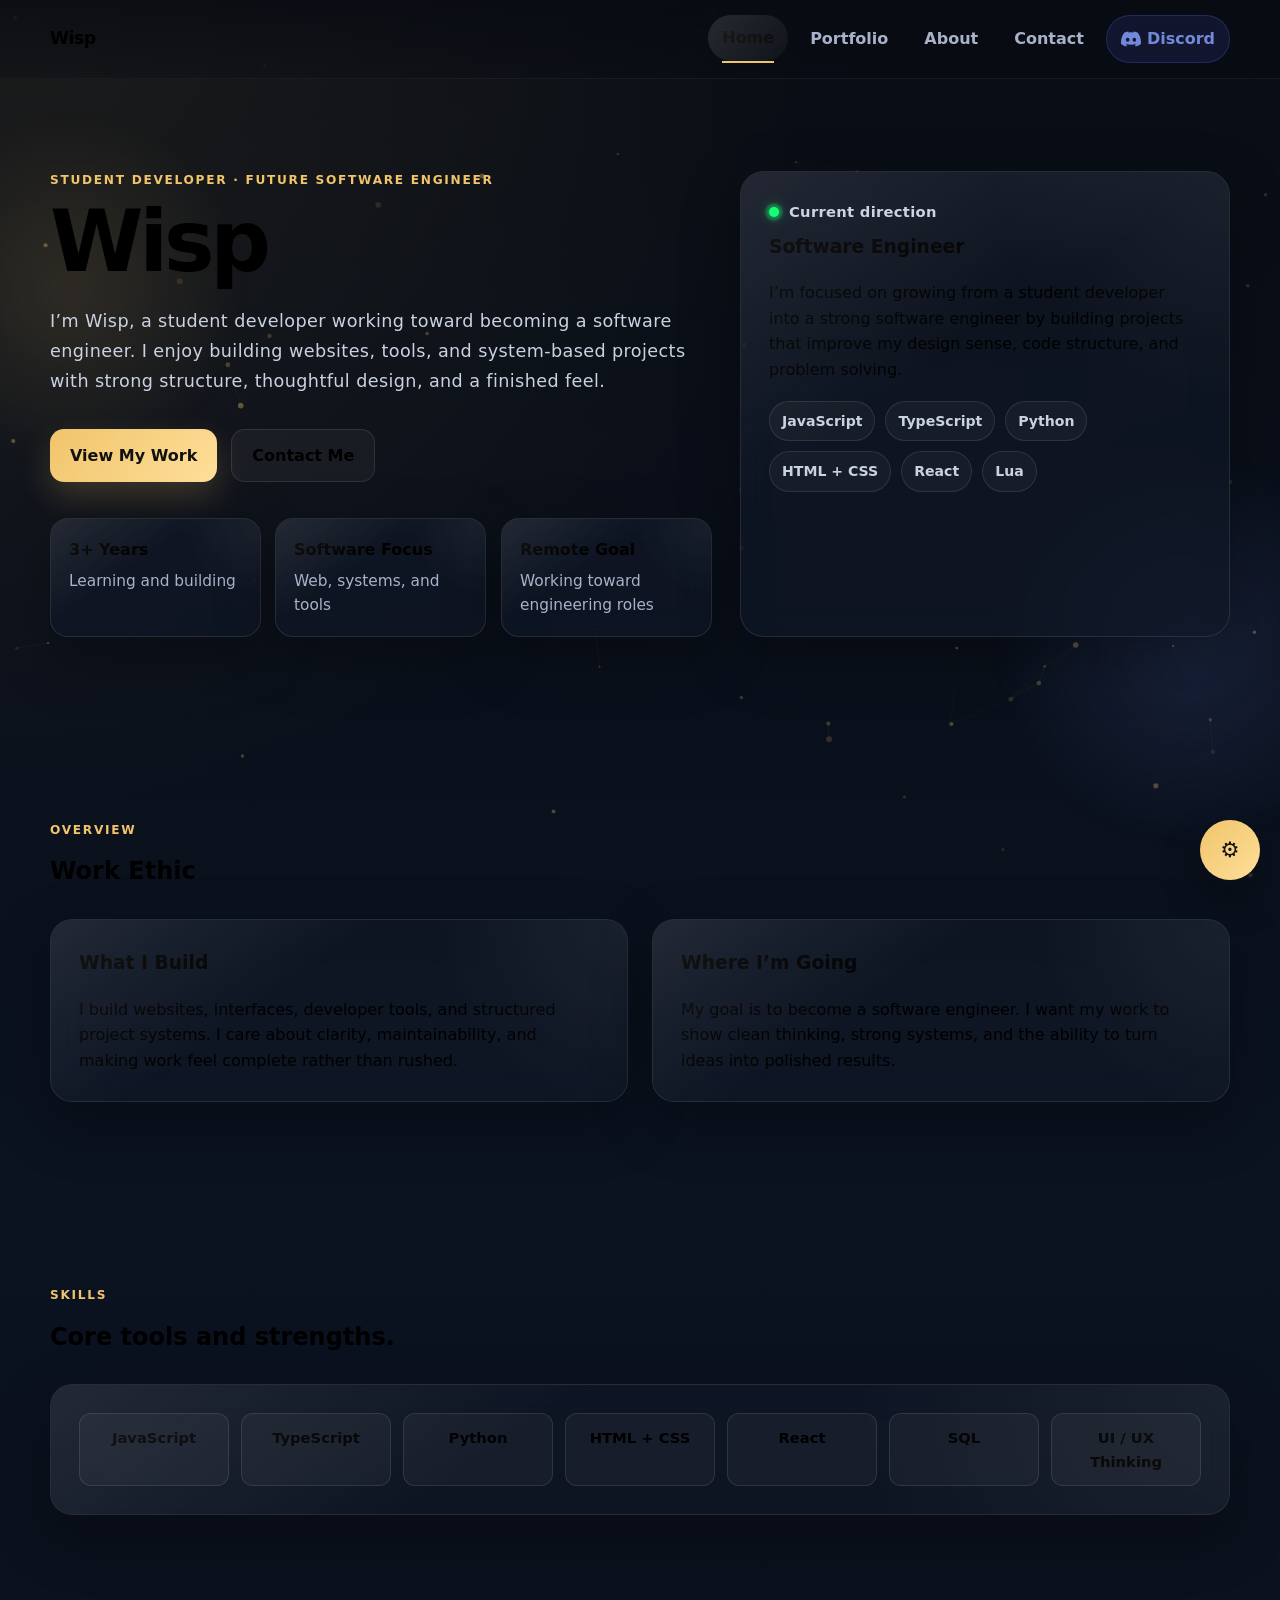
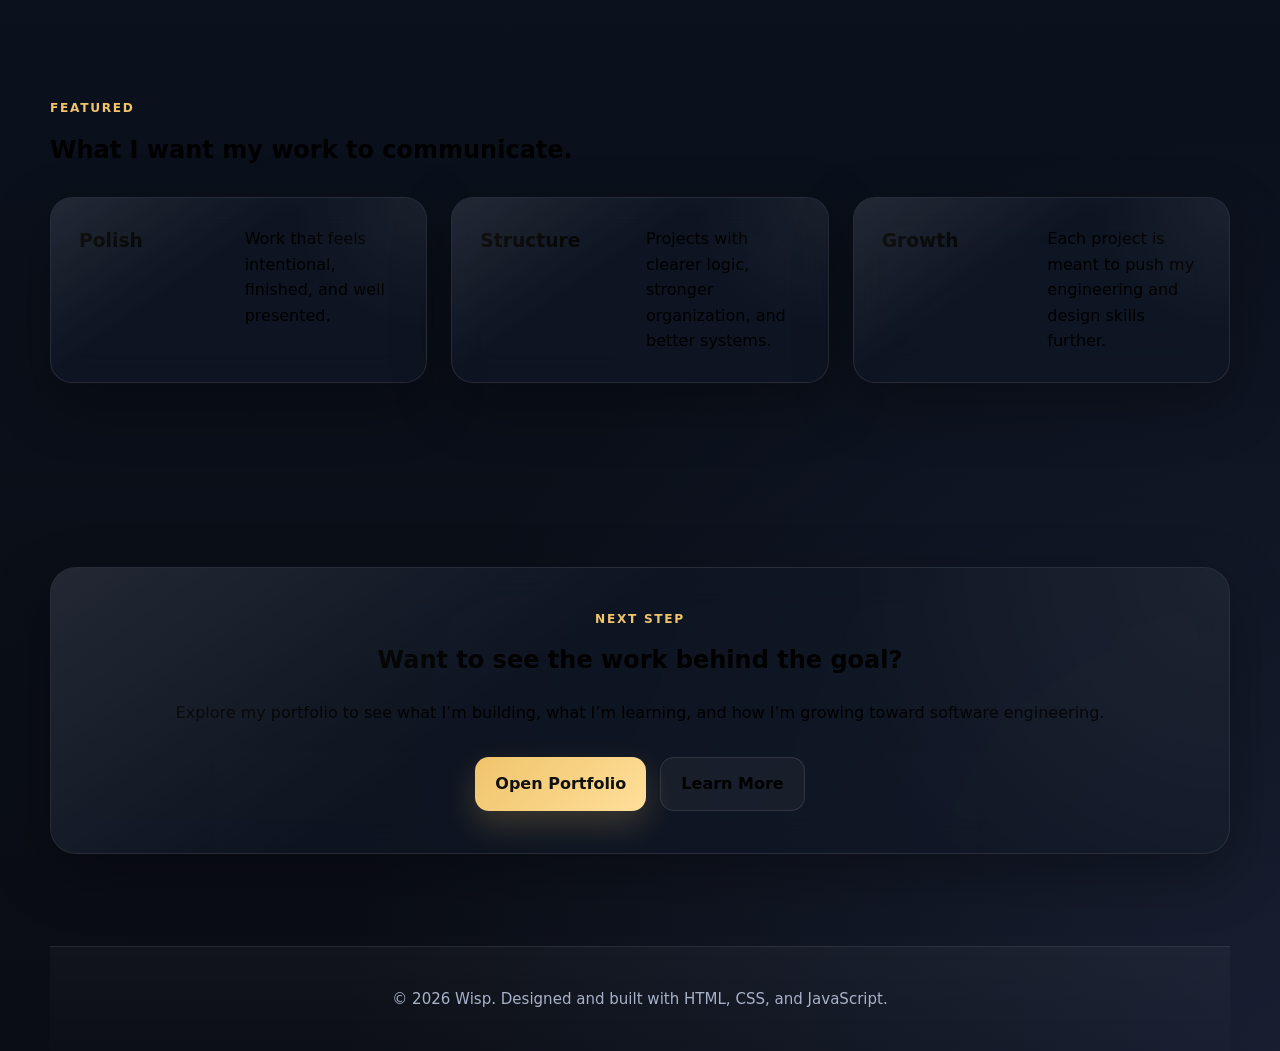
<file: index.html>
<!DOCTYPE html>
<html lang="en">
<head>
<meta charset="UTF-8">
<meta name="viewport" content="width=device-width, initial-scale=1.0, viewport-fit=cover">
<meta name="color-scheme" content="light dark">
<meta property="og:type" content="website">
<meta property="og:url" content="https://wispts.xyz">
<meta property="og:title" content="Wisp | Software Engineer Portfolio">
<meta property="og:description" content="I'm a student developer focused on growing into a software engineer through real project work, system thinking, and continuous improvement.">
<meta property="og:image" content="wisp_pfp.png">
<meta name="description" content="I'm Wisp, a student developer working toward becoming a software engineer. I enjoy building websites, tools, and system-based projects with strong structure, thoughtful design, and a finished feel.">
<link rel="canonical" href="https://wispts.xyz/">
<meta name="robots" content="index, follow, max-image-preview:large">
<meta name="twitter:card" content="summary_large_image">
<meta name="apple-mobile-web-app-capable" content="yes">
<meta name="theme-color" content="#ffffff" media="(prefers-color-scheme: light)"> 
<meta name="theme-color" content="#000000" media="(prefers-color-scheme: dark)">
<script type="application/ld+json">
{
  "@context": "https://schema.org",
  "@type": "WebApplication",
  "name": "Wisp | Portfolio"
}
</script>
    <title>Wisp | Software Engineer Portfolio</title>
    <link rel="stylesheet" href="styles.css?v=2">
</head>
<body>    
    <div class="bg-orb orb-1" aria-hidden="true"></div>
    <div class="bg-orb orb-2" aria-hidden="true"></div>

    <header class="site-header">
        <nav class="navbar">
            <a href="index.html" class="logo">Wisp</a>

            <button class="nav-toggle" id="navToggle" aria-label="Toggle navigation" aria-expanded="false" aria-controls="navLinks">
                <span></span>
                <span></span>
                <span></span>
            </button>

            <div class="nav-links" id="navLinks">
                <a href="index.html" class="active">Home</a>
                <a href="portfolio.html">Portfolio</a>
                <a href="about.html">About</a>
                <a href="contact.html">Contact</a>
                <a href="https://discord.gg/YBNzKH5bwg" target="_blank" rel="noopener noreferrer" class="nav-discord" aria-label="Discord">
                    <svg width="20" height="20" viewBox="0 0 24 24" fill="currentColor"><path d="M20.317 4.37a19.791 19.791 0 0 0-4.885-1.515.074.074 0 0 0-.079.037c-.21.375-.444.864-.608 1.25a18.27 18.27 0 0 0-5.487 0 12.64 12.64 0 0 0-.617-1.25.077.077 0 0 0-.079-.037A19.736 19.736 0 0 0 3.677 4.37a.07.07 0 0 0-.032.027C.533 9.046-.32 13.58.099 18.057a.082.082 0 0 0 .031.057 19.9 19.9 0 0 0 5.993 3.03.078.078 0 0 0 .084-.028c.462-.63.874-1.295 1.226-1.994a.076.076 0 0 0-.041-.106 13.107 13.107 0 0 1-1.872-.892.077.077 0 0 1-.008-.128 10.2 10.2 0 0 0 .372-.292.074.074 0 0 1 .077-.01c3.928 1.793 8.18 1.793 12.062 0a.074.074 0 0 1 .078.01c.12.098.246.198.373.292a.077.077 0 0 1-.006.127 12.299 12.299 0 0 1-1.873.892.077.077 0 0 0-.041.107c.36.698.772 1.362 1.225 1.993a.076.076 0 0 0 .084.028 19.839 19.839 0 0 0 6.002-3.03.077.077 0 0 0 .032-.054c.5-5.177-.838-9.674-3.549-13.66a.061.061 0 0 0-.031-.03zM8.02 15.33c-1.183 0-2.157-1.085-2.157-2.419 0-1.333.956-2.419 2.157-2.419 1.21 0 2.176 1.096 2.157 2.42 0 1.333-.956 2.418-2.157 2.418zm7.975 0c-1.183 0-2.157-1.085-2.157-2.419 0-1.333.955-2.419 2.157-2.419 1.21 0 2.176 1.096 2.157 2.42 0 1.333-.946 2.418-2.157 2.418z"/></svg>
                    Discord
                </a>
            </div>
        </nav>
    </header>

    <main id="main">
        <section class="section hero">
            <div class="hero-copy reveal">
                <p class="eyebrow">Student Developer · Future Software Engineer</p>
                <h1>Wisp</h1>
                <p class="hero-description">
                    I’m Wisp, a student developer working toward becoming a software engineer.
                    I enjoy building websites, tools, and system-based projects with strong structure,
                    thoughtful design, and a finished feel.
                </p>

                <div class="hero-actions">
                    <a href="portfolio.html" class="button primary">View My Work</a>
                    <a href="contact.html" class="button secondary">Contact Me</a>
                </div>

                <div class="hero-stats">
                    <div class="stat-card">
                        <strong>3+ Years</strong>
                        <span>Learning and building</span>
                    </div>
                    <div class="stat-card">
                        <strong>Software Focus</strong>
                        <span>Web, systems, and tools</span>
                    </div>
                    <div class="stat-card">
                        <strong>Remote Goal</strong>
                        <span>Working toward engineering roles</span>
                    </div>
                </div>
            </div>

            <div class="hero-panel reveal delay-1">
                <div class="dashboard-card">
                    <div class="dashboard-top">
                        <span class="status-dot"></span>
                        <p>Current direction</p>
                    </div>

                    <h3>Software Engineer</h3>
                    <p>
                        I’m focused on growing from a student developer into a strong software engineer
                        by building projects that improve my design sense, code structure, and problem solving.
                    </p>

                    <div class="tech-pills">
                        <span>JavaScript</span>
                        <span>TypeScript</span>
                        <span>Python</span>
                        <span>HTML + CSS</span>
                        <span>React</span>
                        <span>Lua</span>
                    </div>
                </div>
            </div>
        </section>

        <section class="section">
            <div class="section-heading reveal">
                <p class="eyebrow">Overview</p>
                <h2>Work Ethic</h2>
            </div>

            <div class="grid two-col">
                <article class="card reveal">
                    <h3>What I Build</h3>
                    <p>
                        I build websites, interfaces, developer tools, and structured project systems.
                        I care about clarity, maintainability, and making work feel complete rather than rushed.
                    </p>
                </article>

                <article class="card reveal delay-1">
                    <h3>Where I’m Going</h3>
                    <p>
                        My goal is to become a software engineer. I want my work to show clean thinking,
                        strong systems, and the ability to turn ideas into polished results.
                    </p>
                </article>
            </div>
        </section>

        <section class="section">
            <div class="section-heading reveal">
                <p class="eyebrow">Skills</p>
                <h2>Core tools and strengths.</h2>
            </div>

            <div class="card reveal">
                <div class="skill-grid">
                    <span>JavaScript</span>
                    <span>TypeScript</span>
                    <span>Python</span>
                    <span>HTML + CSS</span>
                    <span>React</span>
                    <span>SQL</span>
                    <span>UI / UX Thinking</span>
                </div>
            </div>
        </section>

        <section class="section">
            <div class="section-heading reveal">
                <p class="eyebrow">Featured</p>
                <h2>What I want my work to communicate.</h2>
            </div>

            <div class="grid three-col">
                <article class="card feature-card reveal">
                    <h3>Polish</h3>
                    <p>Work that feels intentional, finished, and well presented.</p>
                </article>

                <article class="card feature-card reveal delay-1">
                    <h3>Structure</h3>
                    <p>Projects with clearer logic, stronger organization, and better systems.</p>
                </article>

                <article class="card feature-card reveal delay-2">
                    <h3>Growth</h3>
                    <p>Each project is meant to push my engineering and design skills further.</p>
                </article>
            </div>
        </section>

        <section class="section">
            <div class="cta-card reveal">
                <p class="eyebrow">Next Step</p>
                <h2>Want to see the work behind the goal?</h2>
                <p>
                    Explore my portfolio to see what I’m building, what I’m learning, and how I’m growing toward software engineering.
                </p>
                <div class="hero-actions center-actions">
                    <a href="portfolio.html" class="button primary">Open Portfolio</a>
                    <a href="about.html" class="button secondary">Learn More</a>
                </div>
            </div>
        </section>
    </main>

    <footer class="footer-section">
        <p>© 2026 Wisp. Designed and built with HTML, CSS, and JavaScript.</p>
    </footer>

    <button class="back-to-top" id="backToTop" aria-label="Back to top">↑</button>
    <button class="settings-fab" id="settingsFab" aria-label="Open site settings" title="Settings">⚙</button>

    <aside class="settings-panel" id="settingsPanel" aria-label="Settings panel">
        <div class="settings-header">
            <h2>Theme Lab</h2>
            <button id="closeSettings" aria-label="Close settings">✕</button>
        </div>

    <div class="settings-body">
        <div class="settings-group">
            <label for="themeSelect">Theme</label>
            <select id="themeSelect">
                <option value="dark">Dark Gold</option>
                <option value="light">Light</option>
                <option value="midnight">Midnight</option>
                <option value="emerald">Emerald</option>
                <option value="rose">Rose</option>
                <option value="sunset">Sunset</option>
                <option value="arctic">Arctic</option>
                <option value="lavender">Lavender</option>
                <option value="cherry">Cherry</option>
                <option value="ocean">Ocean</option>
                <option value="mono">Mono</option>
            </select>
        </div>

        <div class="settings-group">
            <label for="densitySelect">Surface</label>
            <select id="densitySelect">
                <option value="glass">Glass</option>
                <option value="solid">Solid</option>
            </select>
        </div>

        <div class="settings-group">
            <label for="fontScaleSelect">Font</label>
            <select id="fontScaleSelect">
                <option value="normal">Normal</option>
                <option value="large">Large</option>
            </select>
        </div>

        <div class="settings-group">
            <label for="animationLevel">Animation</label>
            <input type="range" id="animationLevel" min="0" max="100" value="50">
        </div>

        <div class="settings-group">
            <label for="radiusLevel">Radius</label>
            <input type="range" id="radiusLevel" min="0" max="100" value="50">
        </div>
    </div>

    <div class="settings-footer">
        <button id="resetSettings" class="button secondary">Reset</button>
        <button id="applySettings" class="button primary">Apply</button>
    </div>
    </aside>

    <script src="script.js?v=2"></script>
</body>
</html>
</file>
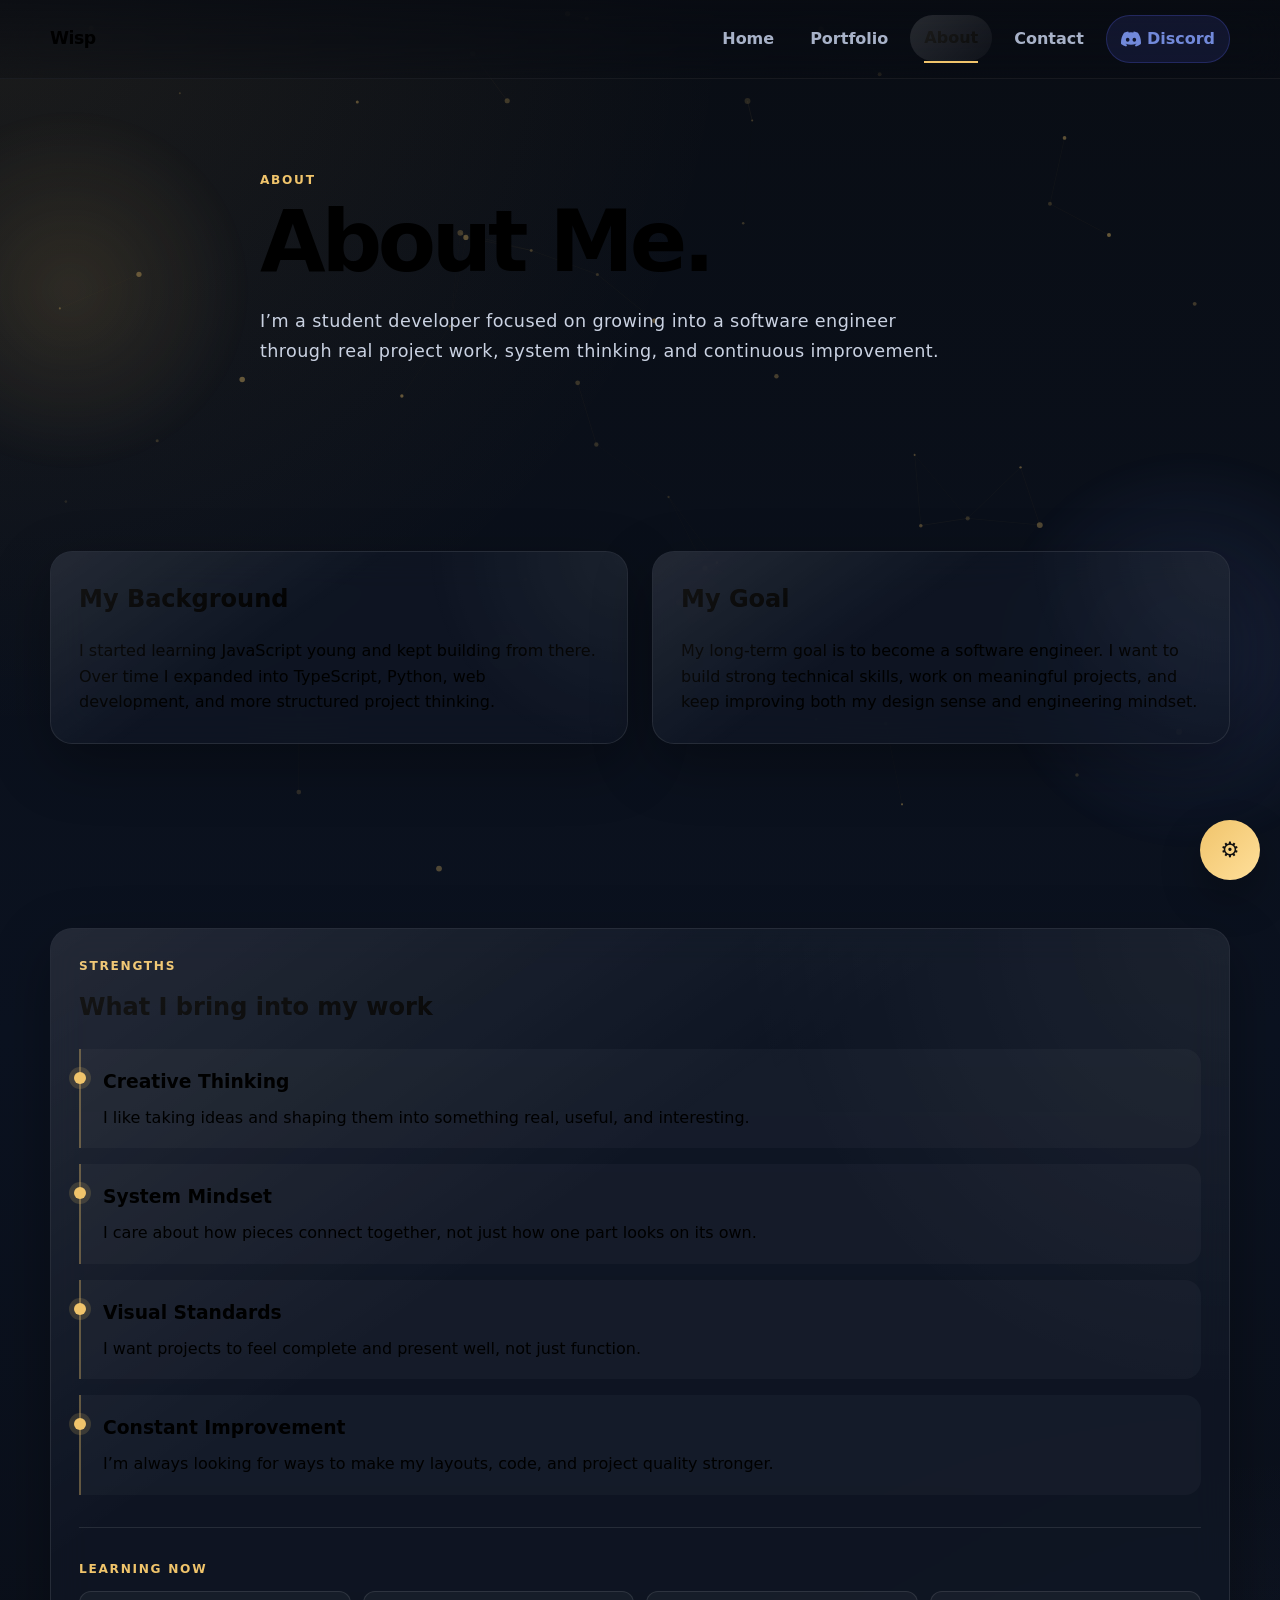
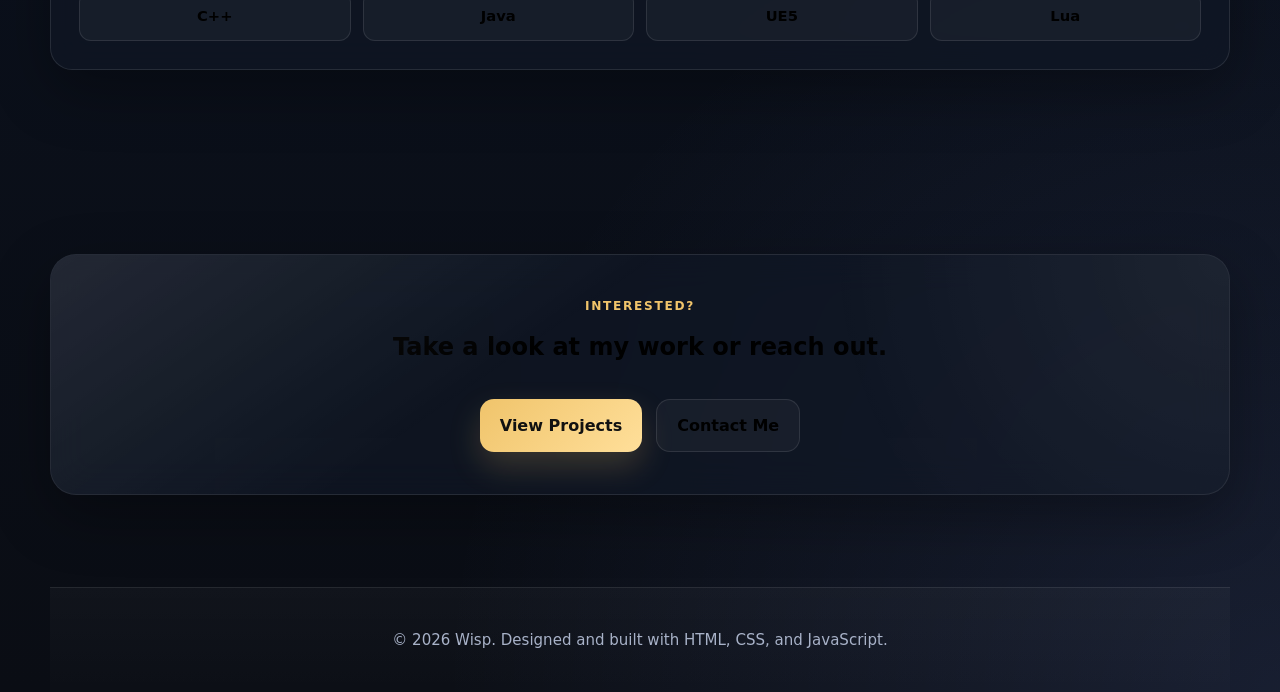
<file: about.html>
<!DOCTYPE html>
<html lang="en">
<head>
<meta charset="UTF-8">
<meta name="viewport" content="width=device-width, initial-scale=1.0, viewport-fit=cover">
<meta name="color-scheme" content="light dark">
<meta property="og:type" content="website">
<meta property="og:url" content="https://wispts.xyz">
<meta property="og:title" content="About | Wisp">
<meta property="og:description" content="I’m a student developer focused on growing into a software engineer through real project work, system thinking, and continuous improvement.">
<meta property="og:image" content="wisp_pfp.png">
<meta name="description" content="I'm Wisp, a student developer working toward becoming a software engineer. I enjoy building websites, tools, and system-based projects with strong structure, thoughtful design, and a finished feel.">
<link rel="canonical" href="https://wispts.xyz/about.html">
<meta name="robots" content="index, follow, max-image-preview:large">
<meta name="twitter:card" content="summary_large_image">
<meta name="apple-mobile-web-app-capable" content="yes">
<meta name="theme-color" content="#ffffff" media="(prefers-color-scheme: light)"> 
<meta name="theme-color" content="#000000" media="(prefers-color-scheme: dark)">
<script type="application/ld+json">
{
  "@context": "https://schema.org",
  "@type": "WebApplication",
  "name": "Wisp | Portfolio"
}
</script>
    <title>About | Wisp</title>
    <link rel="stylesheet" href="styles.css?v=2">
</head>
<body>    
    <div class="bg-orb orb-1" aria-hidden="true"></div>
    <div class="bg-orb orb-2" aria-hidden="true"></div>

    <header class="site-header">
        <nav class="navbar">
            <a href="index.html" class="logo">Wisp</a>

            <button class="nav-toggle" id="navToggle" aria-label="Toggle navigation" aria-expanded="false" aria-controls="navLinks">
                <span></span>
                <span></span>
                <span></span>
            </button>

            <div class="nav-links" id="navLinks">
                <a href="index.html">Home</a>
                <a href="portfolio.html">Portfolio</a>
                <a href="about.html" class="active">About</a>
                <a href="contact.html">Contact</a>
                <a href="https://discord.gg/YBNzKH5bwg" target="_blank" rel="noopener noreferrer" class="nav-discord" aria-label="Discord">
                    <svg width="20" height="20" viewBox="0 0 24 24" fill="currentColor"><path d="M20.317 4.37a19.791 19.791 0 0 0-4.885-1.515.074.074 0 0 0-.079.037c-.21.375-.444.864-.608 1.25a18.27 18.27 0 0 0-5.487 0 12.64 12.64 0 0 0-.617-1.25.077.077 0 0 0-.079-.037A19.736 19.736 0 0 0 3.677 4.37a.07.07 0 0 0-.032.027C.533 9.046-.32 13.58.099 18.057a.082.082 0 0 0 .031.057 19.9 19.9 0 0 0 5.993 3.03.078.078 0 0 0 .084-.028c.462-.63.874-1.295 1.226-1.994a.076.076 0 0 0-.041-.106 13.107 13.107 0 0 1-1.872-.892.077.077 0 0 1-.008-.128 10.2 10.2 0 0 0 .372-.292.074.074 0 0 1 .077-.01c3.928 1.793 8.18 1.793 12.062 0a.074.074 0 0 1 .078.01c.12.098.246.198.373.292a.077.077 0 0 1-.006.127 12.299 12.299 0 0 1-1.873.892.077.077 0 0 0-.041.107c.36.698.772 1.362 1.225 1.993a.076.076 0 0 0 .084.028 19.839 19.839 0 0 0 6.002-3.03.077.077 0 0 0 .032-.054c.5-5.177-.838-9.674-3.549-13.66a.061.061 0 0 0-.031-.03zM8.02 15.33c-1.183 0-2.157-1.085-2.157-2.419 0-1.333.956-2.419 2.157-2.419 1.21 0 2.176 1.096 2.157 2.42 0 1.333-.956 2.418-2.157 2.418zm7.975 0c-1.183 0-2.157-1.085-2.157-2.419 0-1.333.955-2.419 2.157-2.419 1.21 0 2.176 1.096 2.157 2.42 0 1.333-.946 2.418-2.157 2.418z"/></svg>
                    Discord
                </a>
            </div>
        </nav>
    </header>

    <main id="main">
        <section class="section page-intro reveal">
            <p class="eyebrow">About</p>
            <h1>About Me.</h1>
            <p class="page-description">
                I’m a student developer focused on growing into a software engineer through real project work,
                system thinking, and continuous improvement.
            </p>
        </section>

        <section class="section">
            <div class="grid two-col">
                <article class="card reveal">
                    <h2>My Background</h2>
                    <p>
                        I started learning JavaScript young and kept building from there. Over time I expanded into
                        TypeScript, Python, web development, and more structured project thinking.
                    </p>
                </article>

                <article class="card reveal delay-1">
                    <h2>My Goal</h2>
                    <p>
                        My long-term goal is to become a software engineer. I want to build strong technical skills,
                        work on meaningful projects, and keep improving both my design sense and engineering mindset.
                    </p>
                </article>
            </div>
        </section>

        <section class="section">
            <div class="card reveal">
                <p class="eyebrow">Strengths</p>
                <h2>What I bring into my work</h2>

                <div class="timeline">
                    <div class="timeline-item">
                        <h3>Creative Thinking</h3>
                        <p>I like taking ideas and shaping them into something real, useful, and interesting.</p>
                    </div>

                    <div class="timeline-item">
                        <h3>System Mindset</h3>
                        <p>I care about how pieces connect together, not just how one part looks on its own.</p>
                    </div>

                    <div class="timeline-item">
                        <h3>Visual Standards</h3>
                        <p>I want projects to feel complete and present well, not just function.</p>
                    </div>

                    <div class="timeline-item">
                        <h3>Constant Improvement</h3>
                        <p>I’m always looking for ways to make my layouts, code, and project quality stronger.</p>
                    </div>
                </div>

                <div class="learning-block">
                    <p class="eyebrow learning-eyebrow">Learning Now</p>
                    <div class="skill-grid">
                        <span>C++</span>
                        <span>Java</span>
                        <span>UE5</span>
                        <span>Lua</span>
                    </div>
                </div>
            </div>
        </section>

        <section class="section">
            <div class="cta-card reveal">
                <p class="eyebrow">Interested?</p>
                <h2>Take a look at my work or reach out.</h2>
                <div class="hero-actions center-actions">
                    <a href="portfolio.html" class="button primary">View Projects</a>
                    <a href="contact.html" class="button secondary">Contact Me</a>
                </div>
            </div>
        </section>
    </main>

    <footer class="footer-section">
        <p>© 2026 Wisp. Designed and built with HTML, CSS, and JavaScript.</p>
    </footer>

    <button class="back-to-top" id="backToTop" aria-label="Back to top">↑</button>
    <button class="settings-fab" id="settingsFab" aria-label="Open site settings" title="Settings">⚙</button>

    <aside class="settings-panel" id="settingsPanel" aria-label="Settings panel">
        <div class="settings-header">
            <h2>Theme Lab</h2>
            <button id="closeSettings" aria-label="Close settings">✕</button>
        </div>

    <div class="settings-body">
        <div class="settings-group">
            <label for="themeSelect">Theme</label>
            <select id="themeSelect">
                <option value="dark">Dark Gold</option>
                <option value="light">Light</option>
                <option value="midnight">Midnight</option>
                <option value="emerald">Emerald</option>
                <option value="rose">Rose</option>
                <option value="sunset">Sunset</option>
                <option value="arctic">Arctic</option>
                <option value="lavender">Lavender</option>
                <option value="cherry">Cherry</option>
                <option value="ocean">Ocean</option>
                <option value="mono">Mono</option>
            </select>
        </div>

        <div class="settings-group">
            <label for="densitySelect">Surface</label>
            <select id="densitySelect">
                <option value="glass">Glass</option>
                <option value="solid">Solid</option>
            </select>
        </div>

        <div class="settings-group">
            <label for="fontScaleSelect">Font</label>
            <select id="fontScaleSelect">
                <option value="normal">Normal</option>
                <option value="large">Large</option>
            </select>
        </div>

        <div class="settings-group">
            <label for="animationLevel">Animation</label>
            <input type="range" id="animationLevel" min="0" max="100" value="50">
        </div>

        <div class="settings-group">
            <label for="radiusLevel">Radius</label>
            <input type="range" id="radiusLevel" min="0" max="100" value="50">
        </div>
    </div>

    <div class="settings-footer">
        <button id="resetSettings" class="button secondary">Reset</button>
        <button id="applySettings" class="button primary">Apply</button>
    </div>
</aside>

    <script src="script.js?v=2"></script>
</body>
</html>
</file>
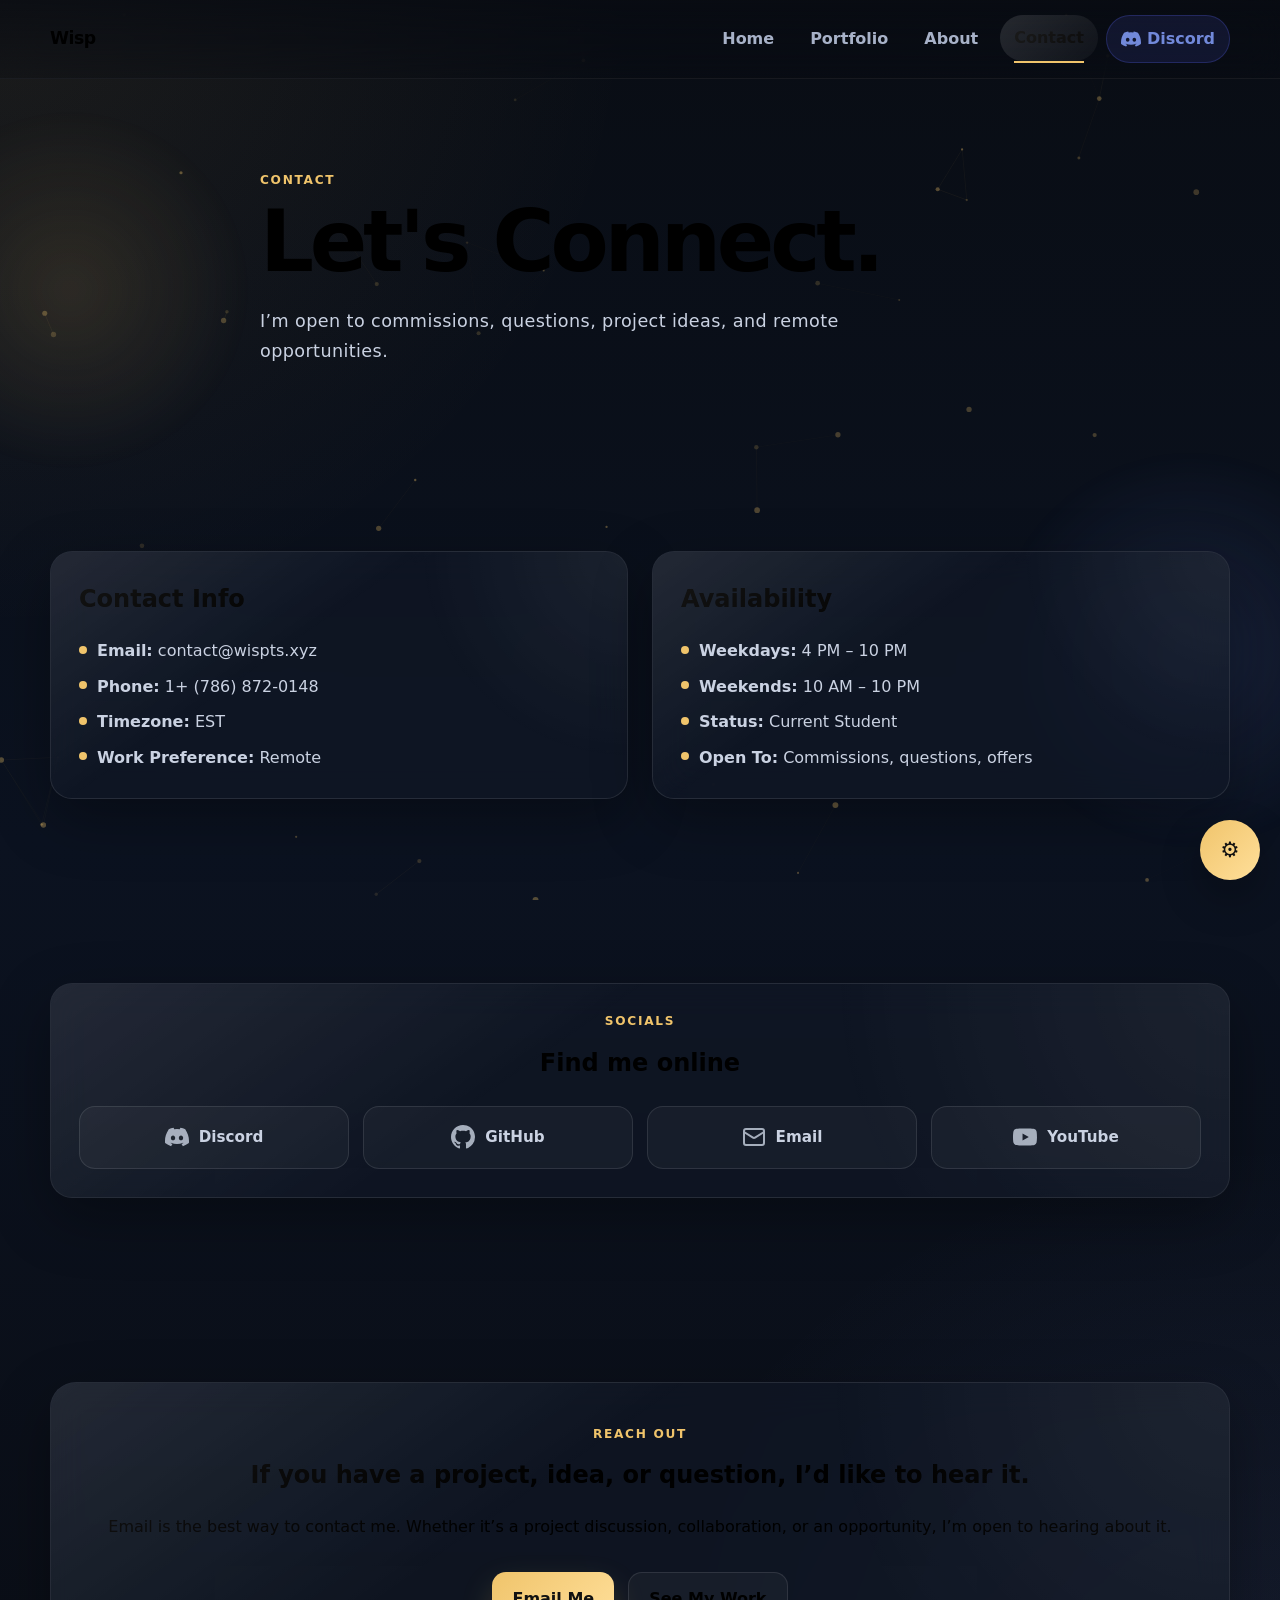
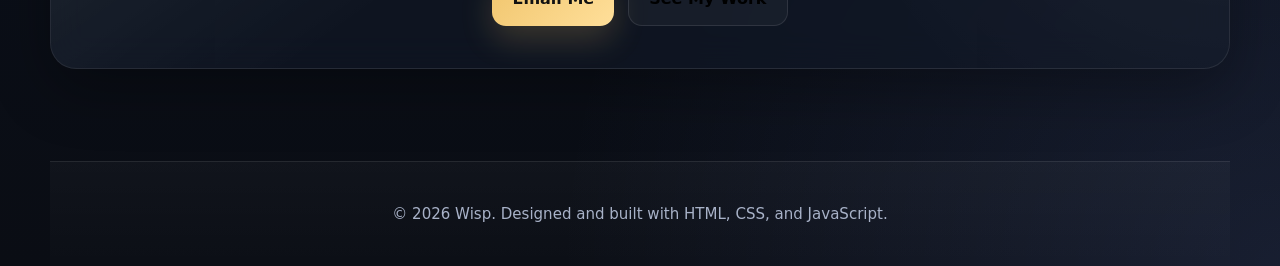
<file: contact.html>
<!DOCTYPE html>
<html lang="en">
<head>
<meta charset="UTF-8">
<meta name="viewport" content="width=device-width, initial-scale=1.0, viewport-fit=cover">
<meta name="color-scheme" content="light dark">
<meta property="og:type" content="website">
<meta property="og:url" content="https://wispts.xyz">
<meta property="og:title" content="Contact | Wisp">
<meta property="og:description" content="I’m a student developer focused on growing into a software engineer through real project work, system thinking, and continuous improvement.">
<meta property="og:image" content="wisp_pfp.png">
<meta name="description" content="I'm Wisp, a student developer working toward becoming a software engineer. I enjoy building websites, tools, and system-based projects with strong structure, thoughtful design, and a finished feel.">
<link rel="canonical" href="https://wispts.xyz/contact.html">
<meta name="robots" content="index, follow, max-image-preview:large">
<meta name="twitter:card" content="summary_large_image">
<meta name="apple-mobile-web-app-capable" content="yes">
<meta name="theme-color" content="#ffffff" media="(prefers-color-scheme: light)"> 
<meta name="theme-color" content="#000000" media="(prefers-color-scheme: dark)">
<script type="application/ld+json">
{
  "@context": "https://schema.org",
  "@type": "WebApplication",
  "name": "Wisp | Portfolio"
}
</script>
    <title>Contact | Wisp</title>
    <link rel="stylesheet" href="styles.css?v=2">
</head>
<body>    
    <div class="bg-orb orb-1" aria-hidden="true"></div>
    <div class="bg-orb orb-2" aria-hidden="true"></div>

    <header class="site-header">
        <nav class="navbar">
            <a href="index.html" class="logo">Wisp</a>

            <button class="nav-toggle" id="navToggle" aria-label="Toggle navigation" aria-expanded="false" aria-controls="navLinks">
                <span></span>
                <span></span>
                <span></span>
            </button>

            <div class="nav-links" id="navLinks">
                <a href="index.html">Home</a>
                <a href="portfolio.html">Portfolio</a>
                <a href="about.html">About</a>
                <a href="contact.html" class="active">Contact</a>
                <a href="https://discord.gg/YBNzKH5bwg" target="_blank" rel="noopener noreferrer" class="nav-discord" aria-label="Discord">
                    <svg width="20" height="20" viewBox="0 0 24 24" fill="currentColor"><path d="M20.317 4.37a19.791 19.791 0 0 0-4.885-1.515.074.074 0 0 0-.079.037c-.21.375-.444.864-.608 1.25a18.27 18.27 0 0 0-5.487 0 12.64 12.64 0 0 0-.617-1.25.077.077 0 0 0-.079-.037A19.736 19.736 0 0 0 3.677 4.37a.07.07 0 0 0-.032.027C.533 9.046-.32 13.58.099 18.057a.082.082 0 0 0 .031.057 19.9 19.9 0 0 0 5.993 3.03.078.078 0 0 0 .084-.028c.462-.63.874-1.295 1.226-1.994a.076.076 0 0 0-.041-.106 13.107 13.107 0 0 1-1.872-.892.077.077 0 0 1-.008-.128 10.2 10.2 0 0 0 .372-.292.074.074 0 0 1 .077-.01c3.928 1.793 8.18 1.793 12.062 0a.074.074 0 0 1 .078.01c.12.098.246.198.373.292a.077.077 0 0 1-.006.127 12.299 12.299 0 0 1-1.873.892.077.077 0 0 0-.041.107c.36.698.772 1.362 1.225 1.993a.076.076 0 0 0 .084.028 19.839 19.839 0 0 0 6.002-3.03.077.077 0 0 0 .032-.054c.5-5.177-.838-9.674-3.549-13.66a.061.061 0 0 0-.031-.03zM8.02 15.33c-1.183 0-2.157-1.085-2.157-2.419 0-1.333.956-2.419 2.157-2.419 1.21 0 2.176 1.096 2.157 2.42 0 1.333-.956 2.418-2.157 2.418zm7.975 0c-1.183 0-2.157-1.085-2.157-2.419 0-1.333.955-2.419 2.157-2.419 1.21 0 2.176 1.096 2.157 2.42 0 1.333-.946 2.418-2.157 2.418z"/></svg>
                    Discord
                </a>
            </div>
        </nav>
    </header>

    <main id="main">
        <section class="section page-intro reveal">
            <p class="eyebrow">Contact</p>
            <h1>Let's Connect.</h1>
            <p class="page-description">
                I’m open to commissions, questions, project ideas, and remote opportunities.
            </p>
        </section>

        <section class="section">
            <div class="grid two-col">
                <article class="card reveal">
                    <h2>Contact Info</h2>
                    <ul class="clean-list">
                        <li><strong>Email:</strong> contact@wispts.xyz</li>
                        <li><strong>Phone:</strong> 1+ (786) 872-0148</li>
                        <li><strong>Timezone:</strong> EST</li>
                        <li><strong>Work Preference:</strong> Remote</li>
                    </ul>
                </article>

                <article class="card reveal delay-1">
                    <h2>Availability</h2>
                    <ul class="clean-list">
                        <li><strong>Weekdays:</strong> 4 PM – 10 PM</li>
                        <li><strong>Weekends:</strong> 10 AM – 10 PM</li>
                        <li><strong>Status:</strong> Current Student</li>
                        <li><strong>Open To:</strong> Commissions, questions, offers</li>
                    </ul>
                </article>
            </div>
        </section>

        <section class="section">            <div class="card socials-card reveal">
                <p class="eyebrow">Socials</p>
                <h2>Find me online</h2>
                <div class="socials-grid">
                    <a href="https://discord.gg/YBNzKH5bwg" target="_blank" rel="noopener noreferrer" class="social-link">
                        <svg width="24" height="24" viewBox="0 0 24 24" fill="currentColor"><path d="M20.317 4.37a19.791 19.791 0 0 0-4.885-1.515.074.074 0 0 0-.079.037c-.21.375-.444.864-.608 1.25a18.27 18.27 0 0 0-5.487 0 12.64 12.64 0 0 0-.617-1.25.077.077 0 0 0-.079-.037A19.736 19.736 0 0 0 3.677 4.37a.07.07 0 0 0-.032.027C.533 9.046-.32 13.58.099 18.057a.082.082 0 0 0 .031.057 19.9 19.9 0 0 0 5.993 3.03.078.078 0 0 0 .084-.028c.462-.63.874-1.295 1.226-1.994a.076.076 0 0 0-.041-.106 13.107 13.107 0 0 1-1.872-.892.077.077 0 0 1-.008-.128 10.2 10.2 0 0 0 .372-.292.074.074 0 0 1 .077-.01c3.928 1.793 8.18 1.793 12.062 0a.074.074 0 0 1 .078.01c.12.098.246.198.373.292a.077.077 0 0 1-.006.127 12.299 12.299 0 0 1-1.873.892.077.077 0 0 0-.041.107c.36.698.772 1.362 1.225 1.993a.076.076 0 0 0 .084.028 19.839 19.839 0 0 0 6.002-3.03.077.077 0 0 0 .032-.054c.5-5.177-.838-9.674-3.549-13.66a.061.061 0 0 0-.031-.03zM8.02 15.33c-1.183 0-2.157-1.085-2.157-2.419 0-1.333.956-2.419 2.157-2.419 1.21 0 2.176 1.096 2.157 2.42 0 1.333-.956 2.418-2.157 2.418zm7.975 0c-1.183 0-2.157-1.085-2.157-2.419 0-1.333.955-2.419 2.157-2.419 1.21 0 2.176 1.096 2.157 2.42 0 1.333-.946 2.418-2.157 2.418z"/></svg>
                        <span>Discord</span>
                    </a>
                    <a href="https://github.com/wispts" target="_blank" rel="noopener noreferrer" class="social-link">
                        <svg width="24" height="24" viewBox="0 0 24 24" fill="currentColor"><path d="M12 0C5.37 0 0 5.37 0 12c0 5.31 3.435 9.795 8.205 11.385.6.105.825-.255.825-.57 0-.285-.015-1.23-.015-2.235-3.015.555-3.795-.735-4.035-1.41-.135-.345-.72-1.41-1.23-1.695-.42-.225-1.02-.78-.015-.795.945-.015 1.62.87 1.845 1.23 1.08 1.815 2.805 1.305 3.495.99.105-.78.42-1.305.765-1.605-2.67-.3-5.46-1.335-5.46-5.925 0-1.305.465-2.385 1.23-3.225-.12-.3-.54-1.53.12-3.18 0 0 1.005-.315 3.3 1.23.96-.27 1.98-.405 3-.405s2.04.135 3 .405c2.295-1.56 3.3-1.23 3.3-1.23.66 1.65.24 2.88.12 3.18.765.84 1.23 1.905 1.23 3.225 0 4.605-2.805 5.625-5.475 5.925.435.375.81 1.095.81 2.22 0 1.605-.015 2.895-.015 3.3 0 .315.225.69.825.57A12.02 12.02 0 0 0 24 12c0-6.63-5.37-12-12-12z"/></svg>
                        <span>GitHub</span>
                    </a>
                    <a href="mailto:contact@wispts.xyz" class="social-link">
                        <svg width="24" height="24" viewBox="0 0 24 24" fill="none" stroke="currentColor" stroke-width="2" stroke-linecap="round" stroke-linejoin="round"><rect x="2" y="4" width="20" height="16" rx="2"/><path d="m22 7-8.97 5.7a1.94 1.94 0 0 1-2.06 0L2 7"/></svg>
                        <span>Email</span>
                    </a>
                    <a href="https://youtube.com/@wispts" target="_blank" rel="noopener noreferrer" class="social-link">
                        <svg width="24" height="24" viewBox="0 0 24 24" fill="currentColor"><path d="M23.498 6.186a3.016 3.016 0 0 0-2.122-2.136C19.505 3.545 12 3.545 12 3.545s-7.505 0-9.377.505A3.017 3.017 0 0 0 .502 6.186C0 8.07 0 12 0 12s0 3.93.502 5.814a3.016 3.016 0 0 0 2.122 2.136c1.871.505 9.376.505 9.376.505s7.505 0 9.377-.505a3.015 3.015 0 0 0 2.122-2.136C24 15.93 24 12 24 12s0-3.93-.502-5.814zM9.545 15.568V8.432L15.818 12l-6.273 3.568z"/></svg>
                        <span>YouTube</span>
                    </a>
                </div>
            </div>
        </section>

        <section class="section">            <div class="cta-card reveal">
                <p class="eyebrow">Reach Out</p>
                <h2>If you have a project, idea, or question, I’d like to hear it.</h2>
                <p>
                    Email is the best way to contact me. Whether it’s a project discussion,
                    collaboration, or an opportunity, I’m open to hearing about it.
                </p>
                <div class="hero-actions center-actions">
                    <a href="mailto:contact@wispts.xyz" class="button primary">Email Me</a>
                    <a href="portfolio.html" class="button secondary">See My Work</a>
                </div>
            </div>
        </section>
    </main>

    <footer class="footer-section">
        <p>© 2026 Wisp. Designed and built with HTML, CSS, and JavaScript.</p>
    </footer>

    <button class="back-to-top" id="backToTop" aria-label="Back to top">↑</button>
    <button class="settings-fab" id="settingsFab" aria-label="Open site settings" title="Settings">⚙</button>

    <aside class="settings-panel" id="settingsPanel" aria-label="Settings panel">
        <div class="settings-header">
            <h2>Theme Lab</h2>
            <button id="closeSettings" aria-label="Close settings">✕</button>
        </div>

    <div class="settings-body">
        <div class="settings-group">
            <label for="themeSelect">Theme</label>
            <select id="themeSelect">
                <option value="dark">Dark Gold</option>
                <option value="light">Light</option>
                <option value="midnight">Midnight</option>
                <option value="emerald">Emerald</option>
                <option value="rose">Rose</option>
                <option value="sunset">Sunset</option>
                <option value="arctic">Arctic</option>
                <option value="lavender">Lavender</option>
                <option value="cherry">Cherry</option>
                <option value="ocean">Ocean</option>
                <option value="mono">Mono</option>
            </select>
        </div>

        <div class="settings-group">
            <label for="densitySelect">Surface</label>
            <select id="densitySelect">
                <option value="glass">Glass</option>
                <option value="solid">Solid</option>
            </select>
        </div>

        <div class="settings-group">
            <label for="fontScaleSelect">Font</label>
            <select id="fontScaleSelect">
                <option value="normal">Normal</option>
                <option value="large">Large</option>
            </select>
        </div>

        <div class="settings-group">
            <label for="animationLevel">Animation</label>
            <input type="range" id="animationLevel" min="0" max="100" value="50">
        </div>

        <div class="settings-group">
            <label for="radiusLevel">Radius</label>
            <input type="range" id="radiusLevel" min="0" max="100" value="50">
        </div>
    </div>

    <div class="settings-footer">
        <button id="resetSettings" class="button secondary">Reset</button>
        <button id="applySettings" class="button primary">Apply</button>
    </div>
</aside>

    <script src="script.js?v=2"></script>
</body>
</html>
</file>
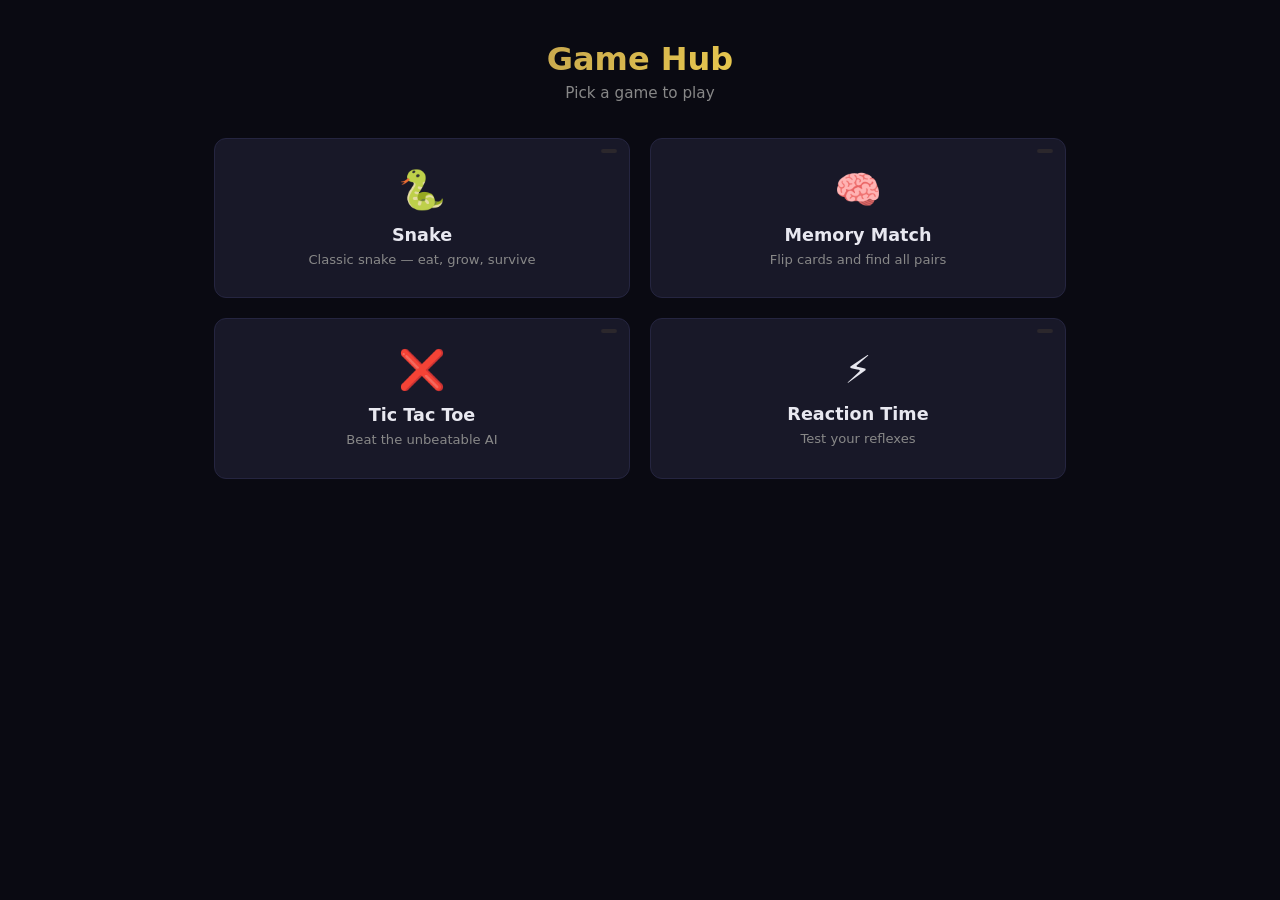
<file: gamehub.html>
<!DOCTYPE html>
<html lang="en">
<head>
<meta charset="UTF-8">
<meta name="viewport" content="width=device-width, initial-scale=1.0">
<title>Game Hub</title>
<style>
*,*::before,*::after{box-sizing:border-box;margin:0;padding:0}
:root{
  --bg:#0a0a12;--surface:#12121e;--card:#181828;--border:#252540;
  --text:#e8e8f0;--muted:#888;--accent:#c8a84e;--accent2:#e8c84e;
  --green:#4caf50;--red:#e74c5c;--blue:#5b8def;--purple:#a855f7;
  --radius:12px;--glow:0 0 20px rgba(200,168,78,.15);
}
html,body{height:100%;font-family:'Segoe UI',system-ui,sans-serif;background:var(--bg);color:var(--text);overflow-x:hidden}
body{display:flex;flex-direction:column}

/* ===== HUB SCREEN ===== */
.hub{padding:40px 24px;max-width:900px;margin:0 auto;width:100%;flex:1;display:flex;flex-direction:column;align-items:center}
.hub-title{font-size:2rem;font-weight:700;margin-bottom:6px;background:linear-gradient(135deg,var(--accent),var(--accent2));-webkit-background-clip:text;-webkit-text-fill-color:transparent}
.hub-sub{color:var(--muted);margin-bottom:36px;font-size:.95rem}
.game-grid{display:grid;grid-template-columns:repeat(2,1fr);gap:20px;width:100%}
.game-tile{background:var(--card);border:1px solid var(--border);border-radius:var(--radius);padding:28px 24px;cursor:pointer;transition:transform .25s,border-color .25s,box-shadow .25s;text-align:center;position:relative;overflow:hidden}
.game-tile::before{content:'';position:absolute;inset:0;background:linear-gradient(135deg,rgba(200,168,78,.06),transparent);opacity:0;transition:opacity .25s}
.game-tile:hover{transform:translateY(-4px);border-color:var(--accent);box-shadow:var(--glow)}
.game-tile:hover::before{opacity:1}
.game-tile .icon{font-size:2.4rem;margin-bottom:12px;display:block}
.game-tile h3{font-size:1.1rem;margin-bottom:6px;font-weight:600}
.game-tile p{color:var(--muted);font-size:.82rem;line-height:1.4}
.game-tile .best{position:absolute;top:10px;right:12px;font-size:.7rem;color:var(--accent);font-weight:600;background:rgba(200,168,78,.1);padding:2px 8px;border-radius:20px}

/* ===== GAME SCREEN ===== */
.game-screen{display:none;flex-direction:column;height:100%;width:100%}
.game-screen.active{display:flex}
.game-header{display:flex;align-items:center;gap:12px;padding:12px 20px;background:var(--surface);border-bottom:1px solid var(--border);min-height:52px}
.back-btn{background:none;border:1px solid var(--border);color:var(--text);padding:6px 14px;border-radius:8px;cursor:pointer;font-size:.85rem;transition:border-color .2s,color .2s}
.back-btn:hover{border-color:var(--accent);color:var(--accent)}
.game-header h2{font-size:1rem;font-weight:600;flex:1}
.game-header .score-display{font-size:.85rem;color:var(--accent);font-weight:600}
.game-body{flex:1;display:flex;align-items:center;justify-content:center;padding:20px;overflow:auto}

/* ===== SNAKE ===== */
#snake-canvas{border:2px solid var(--border);border-radius:8px;background:#0d0d18;display:block;max-width:100%;touch-action:none}
.snake-overlay{position:absolute;inset:0;display:flex;flex-direction:column;align-items:center;justify-content:center;background:rgba(10,10,18,.85);border-radius:8px;z-index:2}
.snake-overlay h3{font-size:1.4rem;margin-bottom:4px}
.snake-overlay .final-score{font-size:.9rem;color:var(--accent);margin-bottom:16px}
.play-btn{background:linear-gradient(135deg,var(--accent),var(--accent2));color:#0a0a12;border:none;padding:10px 28px;border-radius:8px;font-size:.9rem;font-weight:600;cursor:pointer;transition:transform .15s}
.play-btn:hover{transform:scale(1.05)}
.snake-wrap{position:relative;display:inline-block}

/* ===== MEMORY ===== */
.memory-grid{display:grid;gap:10px;width:100%;max-width:440px}
.memory-grid.size-4{grid-template-columns:repeat(4,1fr)}
.memory-card{aspect-ratio:1;background:var(--card);border:2px solid var(--border);border-radius:var(--radius);display:flex;align-items:center;justify-content:center;font-size:2rem;cursor:pointer;transition:transform .3s,border-color .3s;transform-style:preserve-3d;position:relative;user-select:none}
.memory-card.flipped,.memory-card.matched{border-color:var(--accent);transform:rotateY(180deg)}
.memory-card.matched{border-color:var(--green);opacity:.7;pointer-events:none}
.memory-card .face{position:absolute;inset:0;display:flex;align-items:center;justify-content:center;backface-visibility:hidden;border-radius:calc(var(--radius) - 2px)}
.memory-card .face.back{transform:rotateY(180deg)}
.memory-card .face.front{background:linear-gradient(135deg,rgba(200,168,78,.08),transparent);font-size:1.2rem;color:var(--muted)}
.memory-info{text-align:center;margin-bottom:16px}
.memory-info span{margin:0 12px;font-size:.85rem;color:var(--muted)}
.memory-info span b{color:var(--accent)}

/* ===== TIC TAC TOE ===== */
.ttt-board{display:grid;grid-template-columns:repeat(3,1fr);gap:6px;width:100%;max-width:320px}
.ttt-cell{aspect-ratio:1;background:var(--card);border:2px solid var(--border);border-radius:var(--radius);display:flex;align-items:center;justify-content:center;font-size:2.4rem;font-weight:700;cursor:pointer;transition:border-color .2s,background .2s;user-select:none}
.ttt-cell:hover:not(.taken){border-color:var(--accent);background:rgba(200,168,78,.05)}
.ttt-cell.taken{cursor:default}
.ttt-cell.x{color:var(--blue)}
.ttt-cell.o{color:var(--red)}
.ttt-cell.win-cell{border-color:var(--green);background:rgba(76,175,80,.1);animation:winPulse .6s ease}
@keyframes winPulse{0%,100%{transform:scale(1)}50%{transform:scale(1.08)}}
.ttt-status{text-align:center;margin-bottom:14px;font-size:.95rem;min-height:24px}
.ttt-status.win{color:var(--green)}
.ttt-status.lose{color:var(--red)}
.ttt-status.draw{color:var(--accent)}
.ttt-reset{background:none;border:1px solid var(--border);color:var(--text);padding:6px 18px;border-radius:8px;cursor:pointer;font-size:.8rem;margin-top:14px;transition:border-color .2s}
.ttt-reset:hover{border-color:var(--accent)}
.ttt-wrap{display:flex;flex-direction:column;align-items:center}
.ttt-scoreboard{display:flex;gap:20px;margin-bottom:14px;font-size:.8rem;color:var(--muted)}
.ttt-scoreboard span b{color:var(--accent)}

/* ===== REACTION ===== */
.reaction-box{width:100%;max-width:480px;min-height:340px;border-radius:var(--radius);display:flex;flex-direction:column;align-items:center;justify-content:center;cursor:pointer;user-select:none;transition:background .3s;padding:40px 24px;text-align:center}
.reaction-box.waiting{background:var(--card);border:2px solid var(--border)}
.reaction-box.ready{background:#c0392b;border:2px solid #e74c3c}
.reaction-box.go{background:#27ae60;border:2px solid #2ecc71}
.reaction-box.result{background:var(--card);border:2px solid var(--accent)}
.reaction-box.too-early{background:#e67e22;border:2px solid #f39c12}
.reaction-box h3{font-size:1.6rem;margin-bottom:8px}
.reaction-box p{font-size:.95rem;color:var(--muted)}
.reaction-box .time{font-size:3rem;font-weight:700;color:var(--accent);margin:12px 0 4px}
.reaction-box .time small{font-size:1rem;font-weight:400}
.reaction-history{display:flex;gap:8px;margin-top:16px;flex-wrap:wrap;justify-content:center}
.reaction-history span{font-size:.75rem;padding:3px 10px;border-radius:20px;background:rgba(200,168,78,.1);color:var(--accent)}

/* ===== RESPONSIVE ===== */
@media(max-width:600px){
  .game-grid{grid-template-columns:1fr}
  .hub-title{font-size:1.5rem}
  .game-tile{padding:20px 18px}
  .memory-grid{max-width:100%}
  .ttt-board{max-width:260px}
  .ttt-cell{font-size:1.8rem}
  .reaction-box{min-height:260px}
  .reaction-box h3{font-size:1.2rem}
  .reaction-box .time{font-size:2.2rem}
}

/* ===== MOBILE TOUCH ===== */
.touch-controls{display:none;margin-top:16px;user-select:none}
@media(hover:none)and(pointer:coarse){.touch-controls{display:grid;grid-template-columns:repeat(3,60px);grid-template-rows:repeat(3,60px);gap:6px;justify-content:center}
.touch-controls button{background:var(--card);border:1px solid var(--border);border-radius:10px;color:var(--text);font-size:1.4rem;cursor:pointer;display:flex;align-items:center;justify-content:center;transition:background .1s}
.touch-controls button:active{background:var(--accent);color:var(--bg)}
.touch-controls .tc-blank{visibility:hidden}}
</style>
</head>
<body>

<!-- ===== HUB ===== -->
<div class="hub" id="hub">
  <h1 class="hub-title">Game Hub</h1>
  <p class="hub-sub">Pick a game to play</p>
  <div class="game-grid">
    <div class="game-tile" data-game="snake">
      <span class="icon">🐍</span>
      <h3>Snake</h3>
      <p>Classic snake — eat, grow, survive</p>
      <span class="best" id="snake-best"></span>
    </div>
    <div class="game-tile" data-game="memory">
      <span class="icon">🧠</span>
      <h3>Memory Match</h3>
      <p>Flip cards and find all pairs</p>
      <span class="best" id="memory-best"></span>
    </div>
    <div class="game-tile" data-game="ttt">
      <span class="icon">❌</span>
      <h3>Tic Tac Toe</h3>
      <p>Beat the unbeatable AI</p>
      <span class="best" id="ttt-best"></span>
    </div>
    <div class="game-tile" data-game="reaction">
      <span class="icon">⚡</span>
      <h3>Reaction Time</h3>
      <p>Test your reflexes</p>
      <span class="best" id="reaction-best"></span>
    </div>
  </div>
</div>

<!-- ===== SNAKE ===== -->
<div class="game-screen" id="screen-snake">
  <div class="game-header">
    <button class="back-btn" data-back>← Back</button>
    <h2>Snake</h2>
    <span class="score-display" id="snake-score">Score: 0</span>
  </div>
  <div class="game-body">
    <div>
      <div class="snake-wrap">
        <canvas id="snake-canvas" width="400" height="400"></canvas>
        <div class="snake-overlay" id="snake-overlay">
          <h3 id="snake-overlay-title">Snake</h3>
          <p class="final-score" id="snake-final"></p>
          <button class="play-btn" id="snake-start">Play</button>
        </div>
      </div>
      <div class="touch-controls" id="snake-touch">
        <span class="tc-blank"></span>
        <button data-dir="up">▲</button>
        <span class="tc-blank"></span>
        <button data-dir="left">◀</button>
        <span class="tc-blank"></span>
        <button data-dir="right">▶</button>
        <span class="tc-blank"></span>
        <button data-dir="down">▼</button>
        <span class="tc-blank"></span>
      </div>
    </div>
  </div>
</div>

<!-- ===== MEMORY ===== -->
<div class="game-screen" id="screen-memory">
  <div class="game-header">
    <button class="back-btn" data-back>← Back</button>
    <h2>Memory Match</h2>
    <span class="score-display" id="memory-score">Moves: 0</span>
  </div>
  <div class="game-body">
    <div style="width:100%;max-width:440px">
      <div class="memory-info">
        <span>Pairs: <b id="memory-pairs">0 / 8</b></span>
        <span>Moves: <b id="memory-moves">0</b></span>
      </div>
      <div class="memory-grid size-4" id="memory-grid"></div>
      <div style="text-align:center;margin-top:16px">
        <button class="play-btn" id="memory-reset" style="font-size:.8rem;padding:8px 20px">New Game</button>
      </div>
    </div>
  </div>
</div>

<!-- ===== TIC TAC TOE ===== -->
<div class="game-screen" id="screen-ttt">
  <div class="game-header">
    <button class="back-btn" data-back>← Back</button>
    <h2>Tic Tac Toe</h2>
  </div>
  <div class="game-body">
    <div class="ttt-wrap">
      <div class="ttt-scoreboard">
        <span>You (X): <b id="ttt-wins">0</b></span>
        <span>AI (O): <b id="ttt-losses">0</b></span>
        <span>Draws: <b id="ttt-draws">0</b></span>
      </div>
      <div class="ttt-status" id="ttt-status">Your turn — you're X</div>
      <div class="ttt-board" id="ttt-board"></div>
      <button class="ttt-reset" id="ttt-reset">New Game</button>
    </div>
  </div>
</div>

<!-- ===== REACTION ===== -->
<div class="game-screen" id="screen-reaction">
  <div class="game-header">
    <button class="back-btn" data-back>← Back</button>
    <h2>Reaction Time</h2>
  </div>
  <div class="game-body">
    <div>
      <div class="reaction-box waiting" id="reaction-box">
        <h3>Click to Start</h3>
        <p>Test your reaction speed</p>
      </div>
      <div class="reaction-history" id="reaction-history"></div>
    </div>
  </div>
</div>

<script>
/* =============================================
   NAVIGATION
============================================= */
const hub = document.getElementById("hub");
const tiles = document.querySelectorAll("[data-game]");
const screens = document.querySelectorAll(".game-screen");
const backBtns = document.querySelectorAll("[data-back]");

function showGame(id) {
  hub.style.display = "none";
  screens.forEach(s => s.classList.remove("active"));
  const screen = document.getElementById("screen-" + id);
  if (screen) screen.classList.add("active");
}
function showHub() {
  screens.forEach(s => s.classList.remove("active"));
  hub.style.display = "flex";
  updateBests();
}
tiles.forEach(t => t.addEventListener("click", () => {
  showGame(t.dataset.game);
  if (t.dataset.game === "snake") snakeReset();
  if (t.dataset.game === "memory") memoryInit();
  if (t.dataset.game === "ttt") tttInit();
  if (t.dataset.game === "reaction") reactionReset();
}));
backBtns.forEach(b => b.addEventListener("click", () => {
  snakeStop();
  showHub();
}));

/* =============================================
   BEST SCORES
============================================= */
function getBest(key) {
  try { return localStorage.getItem("gh_" + key); } catch { return null; }
}
function setBest(key, val) {
  try { localStorage.setItem("gh_" + key, val); } catch { /* noop */ }
}
function updateBests() {
  const sb = getBest("snake");
  const mb = getBest("memory");
  const rb = getBest("reaction");
  const tb = getBest("ttt_wins");
  document.getElementById("snake-best").textContent = sb ? "Best: " + sb : "";
  document.getElementById("memory-best").textContent = mb ? "Best: " + mb + " moves" : "";
  document.getElementById("reaction-best").textContent = rb ? "Best: " + rb + "ms" : "";
  document.getElementById("ttt-best").textContent = tb ? "Wins: " + tb : "";
}
updateBests();

/* =============================================
   SNAKE
============================================= */
const canvas = document.getElementById("snake-canvas");
const ctx = canvas.getContext("2d");
const overlay = document.getElementById("snake-overlay");
const overlayTitle = document.getElementById("snake-overlay-title");
const snakeFinal = document.getElementById("snake-final");
const snakeScoreEl = document.getElementById("snake-score");
const snakeStartBtn = document.getElementById("snake-start");

const GRID = 20;
const CELL = canvas.width / GRID;
let snake, dir, nextDir, food, snakeScore, snakeLoop, snakeRunning;

function snakeReset() {
  snakeStop();
  snake = [{x:10,y:10},{x:9,y:10},{x:8,y:10}];
  dir = {x:1,y:0}; nextDir = {x:1,y:0};
  snakeScore = 0;
  placeFood();
  snakeDraw();
  overlay.style.display = "flex";
  overlayTitle.textContent = "Snake";
  snakeFinal.textContent = "Use arrow keys or WASD";
  snakeStartBtn.textContent = "Play";
  snakeScoreEl.textContent = "Score: 0";
}
function snakeStop() {
  if (snakeLoop) cancelAnimationFrame(snakeLoop);
  snakeRunning = false;
  snakeLoop = null;
}
function placeFood() {
  let pos;
  do {
    pos = { x: Math.floor(Math.random() * GRID), y: Math.floor(Math.random() * GRID) };
  } while (snake.some(s => s.x === pos.x && s.y === pos.y));
  food = pos;
}
function snakeDraw() {
  ctx.fillStyle = "#0d0d18";
  ctx.fillRect(0, 0, canvas.width, canvas.height);
  // grid lines
  ctx.strokeStyle = "rgba(255,255,255,.03)";
  for (let i = 0; i <= GRID; i++) {
    ctx.beginPath(); ctx.moveTo(i * CELL, 0); ctx.lineTo(i * CELL, canvas.height); ctx.stroke();
    ctx.beginPath(); ctx.moveTo(0, i * CELL); ctx.lineTo(canvas.width, i * CELL); ctx.stroke();
  }
  // food
  ctx.fillStyle = "#e74c5c";
  ctx.shadowColor = "#e74c5c"; ctx.shadowBlur = 10;
  roundRect(ctx, food.x * CELL + 2, food.y * CELL + 2, CELL - 4, CELL - 4, 4);
  ctx.fill();
  ctx.shadowBlur = 0;
  // snake
  snake.forEach((s, i) => {
    const t = 1 - i / snake.length;
    ctx.fillStyle = `hsl(43, ${60 + t * 20}%, ${40 + t * 25}%)`;
    if (i === 0) { ctx.shadowColor = "rgba(200,168,78,.4)"; ctx.shadowBlur = 8; }
    roundRect(ctx, s.x * CELL + 1, s.y * CELL + 1, CELL - 2, CELL - 2, i === 0 ? 6 : 4);
    ctx.fill();
    ctx.shadowBlur = 0;
  });
}
function roundRect(c, x, y, w, h, r) {
  c.beginPath();
  c.moveTo(x + r, y);
  c.arcTo(x + w, y, x + w, y + h, r);
  c.arcTo(x + w, y + h, x, y + h, r);
  c.arcTo(x, y + h, x, y, r);
  c.arcTo(x, y, x + w, y, r);
  c.closePath();
}

let lastTick = 0;
const TICK_MS = 110;
function snakeUpdate(time) {
  if (!snakeRunning) return;
  snakeLoop = requestAnimationFrame(snakeUpdate);
  if (time - lastTick < TICK_MS) return;
  lastTick = time;
  dir = nextDir;
  const head = { x: snake[0].x + dir.x, y: snake[0].y + dir.y };
  // wall collision
  if (head.x < 0 || head.x >= GRID || head.y < 0 || head.y >= GRID) return snakeGameOver();
  // self collision
  if (snake.some(s => s.x === head.x && s.y === head.y)) return snakeGameOver();
  snake.unshift(head);
  if (head.x === food.x && head.y === food.y) {
    snakeScore++;
    snakeScoreEl.textContent = "Score: " + snakeScore;
    placeFood();
  } else {
    snake.pop();
  }
  snakeDraw();
}
function snakeGameOver() {
  snakeStop();
  overlay.style.display = "flex";
  overlayTitle.textContent = "Game Over";
  snakeFinal.textContent = "Score: " + snakeScore;
  snakeStartBtn.textContent = "Retry";
  const best = getBest("snake");
  if (!best || snakeScore > parseInt(best)) setBest("snake", snakeScore);
}
snakeStartBtn.addEventListener("click", () => {
  snake = [{x:10,y:10},{x:9,y:10},{x:8,y:10}];
  dir = {x:1,y:0}; nextDir = {x:1,y:0};
  snakeScore = 0;
  snakeScoreEl.textContent = "Score: 0";
  placeFood();
  snakeDraw();
  overlay.style.display = "none";
  snakeRunning = true;
  lastTick = 0;
  snakeLoop = requestAnimationFrame(snakeUpdate);
});
document.addEventListener("keydown", e => {
  if (!snakeRunning) return;
  const map = {ArrowUp:{x:0,y:-1},ArrowDown:{x:0,y:1},ArrowLeft:{x:-1,y:0},ArrowRight:{x:1,y:0},
               w:{x:0,y:-1},s:{x:0,y:1},a:{x:-1,y:0},d:{x:1,y:0},
               W:{x:0,y:-1},S:{x:0,y:1},A:{x:-1,y:0},D:{x:1,y:0}};
  const nd = map[e.key];
  if (nd && (nd.x + dir.x !== 0 || nd.y + dir.y !== 0)) {
    nextDir = nd;
    e.preventDefault();
  }
});
// touch
document.getElementById("snake-touch").addEventListener("click", e => {
  const btn = e.target.closest("[data-dir]");
  if (!btn || !snakeRunning) return;
  const map = {up:{x:0,y:-1},down:{x:0,y:1},left:{x:-1,y:0},right:{x:1,y:0}};
  const nd = map[btn.dataset.dir];
  if (nd && (nd.x + dir.x !== 0 || nd.y + dir.y !== 0)) nextDir = nd;
});
// swipe
let touchStart = null;
canvas.addEventListener("touchstart", e => { touchStart = { x: e.touches[0].clientX, y: e.touches[0].clientY }; }, { passive: true });
canvas.addEventListener("touchend", e => {
  if (!touchStart || !snakeRunning) return;
  const dx = e.changedTouches[0].clientX - touchStart.x;
  const dy = e.changedTouches[0].clientY - touchStart.y;
  if (Math.abs(dx) < 20 && Math.abs(dy) < 20) return;
  let nd;
  if (Math.abs(dx) > Math.abs(dy)) nd = dx > 0 ? {x:1,y:0} : {x:-1,y:0};
  else nd = dy > 0 ? {x:0,y:1} : {x:0,y:-1};
  if (nd.x + dir.x !== 0 || nd.y + dir.y !== 0) nextDir = nd;
  touchStart = null;
}, { passive: true });

/* =============================================
   MEMORY MATCH
============================================= */
const EMOJIS = ["🎮","🎯","🚀","💎","🔥","⚡","🌟","🎵","🎨","🧩","🏆","💡"];
const memGrid = document.getElementById("memory-grid");
const memPairsEl = document.getElementById("memory-pairs");
const memMovesEl = document.getElementById("memory-moves");
const memScoreEl = document.getElementById("memory-score");
let memCards, memFlipped, memMatched, memMoves, memLocked;

function memoryInit() {
  const chosen = EMOJIS.slice(0, 8);
  const deck = [...chosen, ...chosen];
  // Fisher-Yates shuffle
  for (let i = deck.length - 1; i > 0; i--) {
    const j = Math.floor(Math.random() * (i + 1));
    [deck[i], deck[j]] = [deck[j], deck[i]];
  }
  memCards = deck;
  memFlipped = [];
  memMatched = new Set();
  memMoves = 0;
  memLocked = false;
  memPairsEl.textContent = "0 / 8";
  memMovesEl.textContent = "0";
  memScoreEl.textContent = "Moves: 0";
  renderMemory();
}
function renderMemory() {
  memGrid.innerHTML = "";
  memCards.forEach((emoji, i) => {
    const card = document.createElement("div");
    card.className = "memory-card" + (memMatched.has(i) ? " matched" : "") + (memFlipped.includes(i) ? " flipped" : "");
    card.dataset.index = i;
    card.innerHTML = `<div class="face front">?</div><div class="face back">${emoji}</div>`;
    memGrid.appendChild(card);
  });
}
memGrid.addEventListener("click", e => {
  const card = e.target.closest(".memory-card");
  if (!card || memLocked) return;
  const idx = parseInt(card.dataset.index);
  if (memFlipped.includes(idx) || memMatched.has(idx)) return;
  memFlipped.push(idx);
  card.classList.add("flipped");
  if (memFlipped.length === 2) {
    memMoves++;
    memMovesEl.textContent = memMoves;
    memScoreEl.textContent = "Moves: " + memMoves;
    const [a, b] = memFlipped;
    if (memCards[a] === memCards[b]) {
      memMatched.add(a);
      memMatched.add(b);
      memFlipped = [];
      memPairsEl.textContent = (memMatched.size / 2) + " / 8";
      setTimeout(() => {
        const cards = memGrid.querySelectorAll(".memory-card");
        cards[a].classList.add("matched");
        cards[b].classList.add("matched");
        if (memMatched.size === memCards.length) {
          const best = getBest("memory");
          if (!best || memMoves < parseInt(best)) setBest("memory", memMoves);
          memScoreEl.textContent = "Done in " + memMoves + " moves!";
        }
      }, 300);
    } else {
      memLocked = true;
      setTimeout(() => {
        const cards = memGrid.querySelectorAll(".memory-card");
        cards[a].classList.remove("flipped");
        cards[b].classList.remove("flipped");
        memFlipped = [];
        memLocked = false;
      }, 700);
    }
  }
});
document.getElementById("memory-reset").addEventListener("click", memoryInit);

/* =============================================
   TIC TAC TOE (Minimax AI)
============================================= */
const tttBoard = document.getElementById("ttt-board");
const tttStatus = document.getElementById("ttt-status");
const tttWinsEl = document.getElementById("ttt-wins");
const tttLossesEl = document.getElementById("ttt-losses");
const tttDrawsEl = document.getElementById("ttt-draws");
let tttCells, tttTurn, tttOver, tttRecord;

function tttInit() {
  tttCells = Array(9).fill(null);
  tttTurn = "X";
  tttOver = false;
  tttRecord = tttRecord || { w: 0, l: 0, d: 0 };
  tttStatus.textContent = "Your turn — you're X";
  tttStatus.className = "ttt-status";
  tttRender();
  tttUpdateScoreboard();
}
function tttRender() {
  tttBoard.innerHTML = "";
  tttCells.forEach((val, i) => {
    const cell = document.createElement("div");
    cell.className = "ttt-cell" + (val ? " taken " + val.toLowerCase() : "");
    cell.dataset.index = i;
    cell.textContent = val || "";
    tttBoard.appendChild(cell);
  });
}
function tttUpdateScoreboard() {
  tttWinsEl.textContent = tttRecord.w;
  tttLossesEl.textContent = tttRecord.l;
  tttDrawsEl.textContent = tttRecord.d;
}
const WINS = [[0,1,2],[3,4,5],[6,7,8],[0,3,6],[1,4,7],[2,5,8],[0,4,8],[2,4,6]];
function tttCheck(board) {
  for (const [a, b, c] of WINS) {
    if (board[a] && board[a] === board[b] && board[a] === board[c]) return { winner: board[a], line: [a, b, c] };
  }
  if (board.every(c => c)) return { winner: "draw", line: [] };
  return null;
}
function minimax(board, isMax, depth) {
  const result = tttCheck(board);
  if (result) {
    if (result.winner === "O") return 10 - depth;
    if (result.winner === "X") return depth - 10;
    return 0;
  }
  if (isMax) {
    let best = -Infinity;
    for (let i = 0; i < 9; i++) {
      if (!board[i]) {
        board[i] = "O";
        best = Math.max(best, minimax(board, false, depth + 1));
        board[i] = null;
      }
    }
    return best;
  } else {
    let best = Infinity;
    for (let i = 0; i < 9; i++) {
      if (!board[i]) {
        board[i] = "X";
        best = Math.min(best, minimax(board, true, depth + 1));
        board[i] = null;
      }
    }
    return best;
  }
}
function aiMove() {
  let bestScore = -Infinity, bestIdx = -1;
  // Add slight randomness on first move for variety
  const empty = tttCells.filter(c => !c).length;
  if (empty === 8) {
    // if center free take it, else random corner
    if (!tttCells[4]) { bestIdx = 4; }
    else { const corners = [0,2,6,8]; bestIdx = corners[Math.floor(Math.random() * 4)]; }
  } else {
    for (let i = 0; i < 9; i++) {
      if (!tttCells[i]) {
        tttCells[i] = "O";
        const score = minimax(tttCells, false, 0);
        tttCells[i] = null;
        if (score > bestScore) { bestScore = score; bestIdx = i; }
      }
    }
  }
  if (bestIdx !== -1) {
    tttCells[bestIdx] = "O";
  }
}
tttBoard.addEventListener("click", e => {
  const cell = e.target.closest(".ttt-cell");
  if (!cell || tttOver || tttTurn !== "X") return;
  const idx = parseInt(cell.dataset.index);
  if (tttCells[idx]) return;
  tttCells[idx] = "X";
  tttRender();
  let result = tttCheck(tttCells);
  if (result) return tttEnd(result);
  tttTurn = "O";
  tttStatus.textContent = "AI is thinking…";
  setTimeout(() => {
    aiMove();
    tttRender();
    result = tttCheck(tttCells);
    if (result) return tttEnd(result);
    tttTurn = "X";
    tttStatus.textContent = "Your turn";
  }, 300);
});
function tttEnd(result) {
  tttOver = true;
  if (result.winner === "X") {
    tttStatus.textContent = "You win!";
    tttStatus.className = "ttt-status win";
    tttRecord.w++;
    setBest("ttt_wins", tttRecord.w);
  } else if (result.winner === "O") {
    tttStatus.textContent = "AI wins!";
    tttStatus.className = "ttt-status lose";
    tttRecord.l++;
  } else {
    tttStatus.textContent = "It's a draw!";
    tttStatus.className = "ttt-status draw";
    tttRecord.d++;
  }
  tttUpdateScoreboard();
  // highlight winning cells
  if (result.line.length) {
    const cells = tttBoard.querySelectorAll(".ttt-cell");
    result.line.forEach(i => cells[i].classList.add("win-cell"));
  }
}
document.getElementById("ttt-reset").addEventListener("click", tttInit);

/* =============================================
   REACTION TIME
============================================= */
const rBox = document.getElementById("reaction-box");
const rHistory = document.getElementById("reaction-history");
let rState = "idle", rTimeout, rStart, rTimes = [];

function reactionReset() {
  rState = "idle";
  rTimes = [];
  rHistory.innerHTML = "";
  rBox.className = "reaction-box waiting";
  rBox.innerHTML = "<h3>Click to Start</h3><p>Test your reaction speed</p>";
  if (rTimeout) clearTimeout(rTimeout);
}
rBox.addEventListener("click", () => {
  if (rState === "idle") {
    rState = "waiting";
    rBox.className = "reaction-box ready";
    rBox.innerHTML = "<h3>Wait for green…</h3><p>Click as fast as you can when it turns green</p>";
    const delay = 1500 + Math.random() * 3500;
    rTimeout = setTimeout(() => {
      rState = "go";
      rBox.className = "reaction-box go";
      rBox.innerHTML = "<h3>CLICK NOW!</h3>";
      rStart = performance.now();
    }, delay);
  } else if (rState === "waiting") {
    // clicked too early
    clearTimeout(rTimeout);
    rState = "idle";
    rBox.className = "reaction-box too-early";
    rBox.innerHTML = "<h3>Too early!</h3><p>Click to try again</p>";
  } else if (rState === "go") {
    const time = Math.round(performance.now() - rStart);
    rTimes.push(time);
    rState = "idle";
    rBox.className = "reaction-box result";
    rBox.innerHTML = `<h3>Your Time</h3><div class="time">${time}<small>ms</small></div><p>Click to go again</p>`;
    const span = document.createElement("span");
    span.textContent = time + "ms";
    rHistory.appendChild(span);
    const best = getBest("reaction");
    if (!best || time < parseInt(best)) setBest("reaction", time);
  }
});
</script>
</body>
</html>
</file>
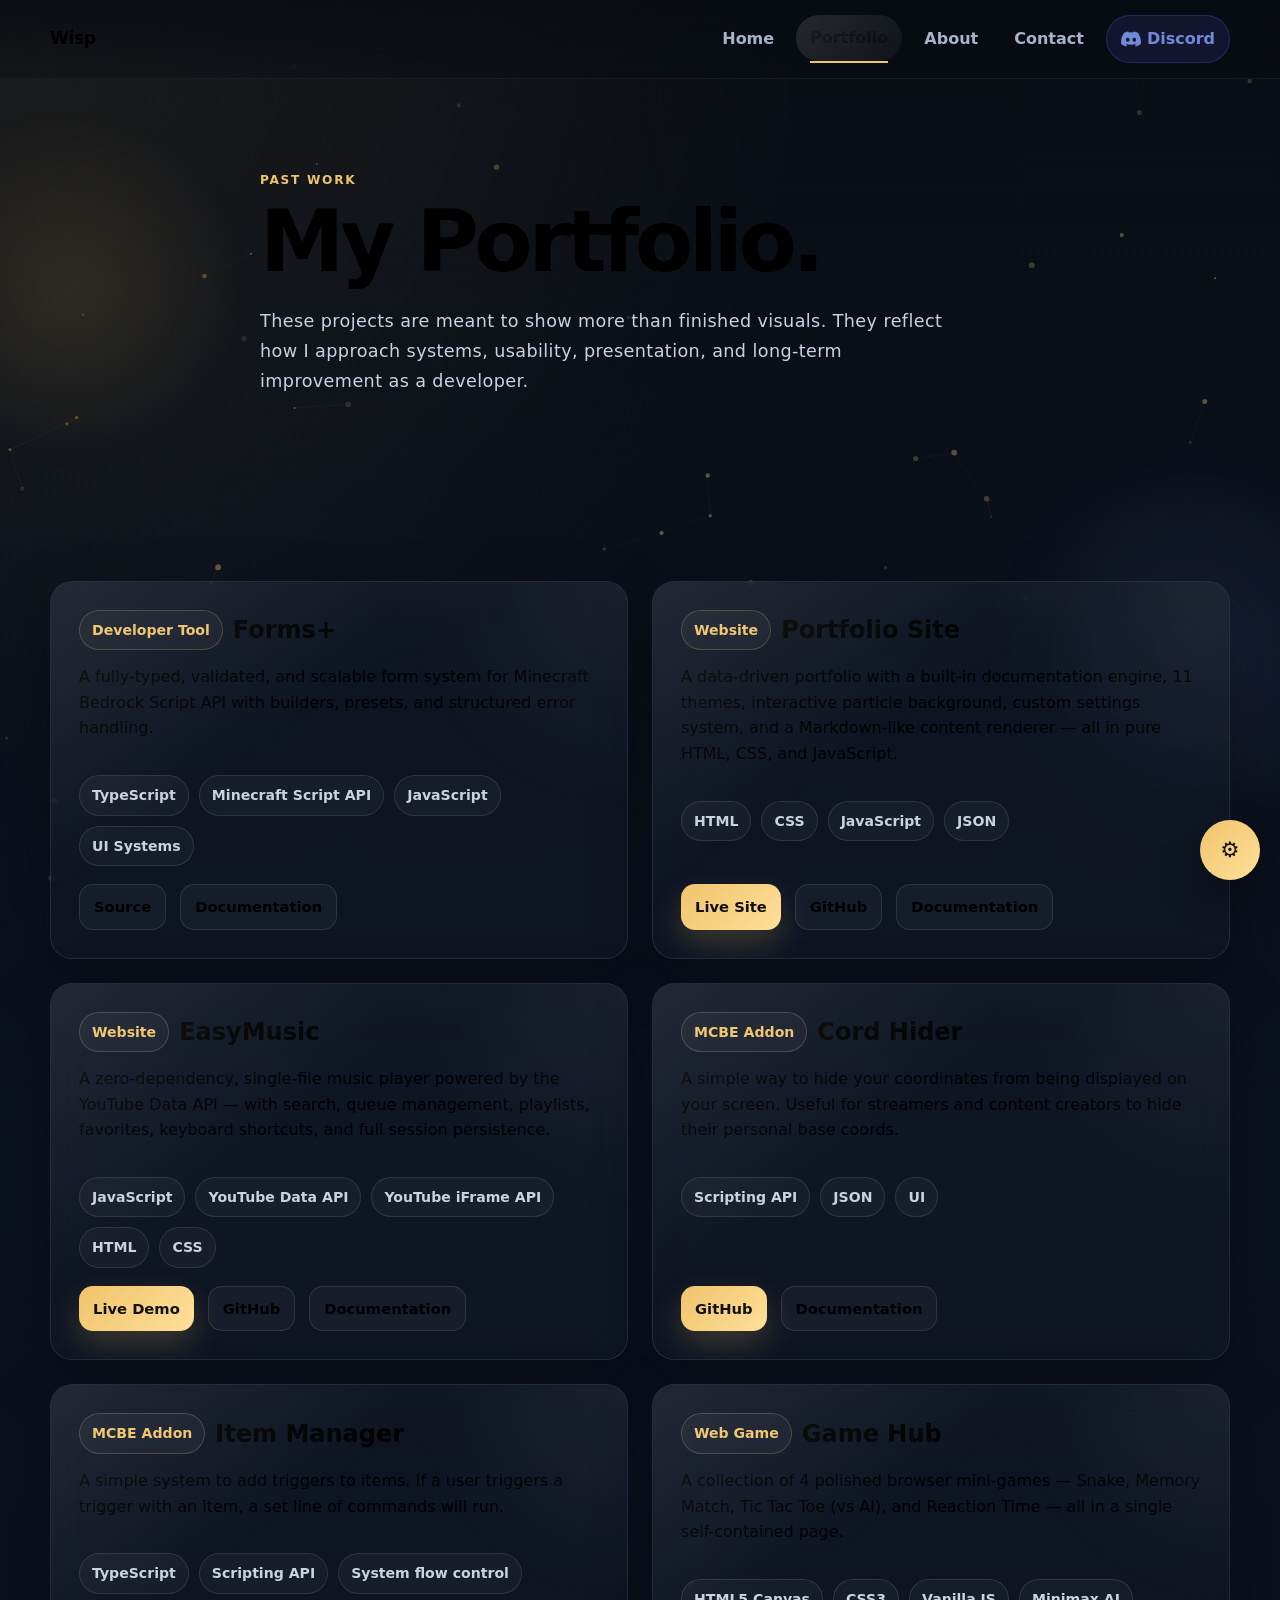
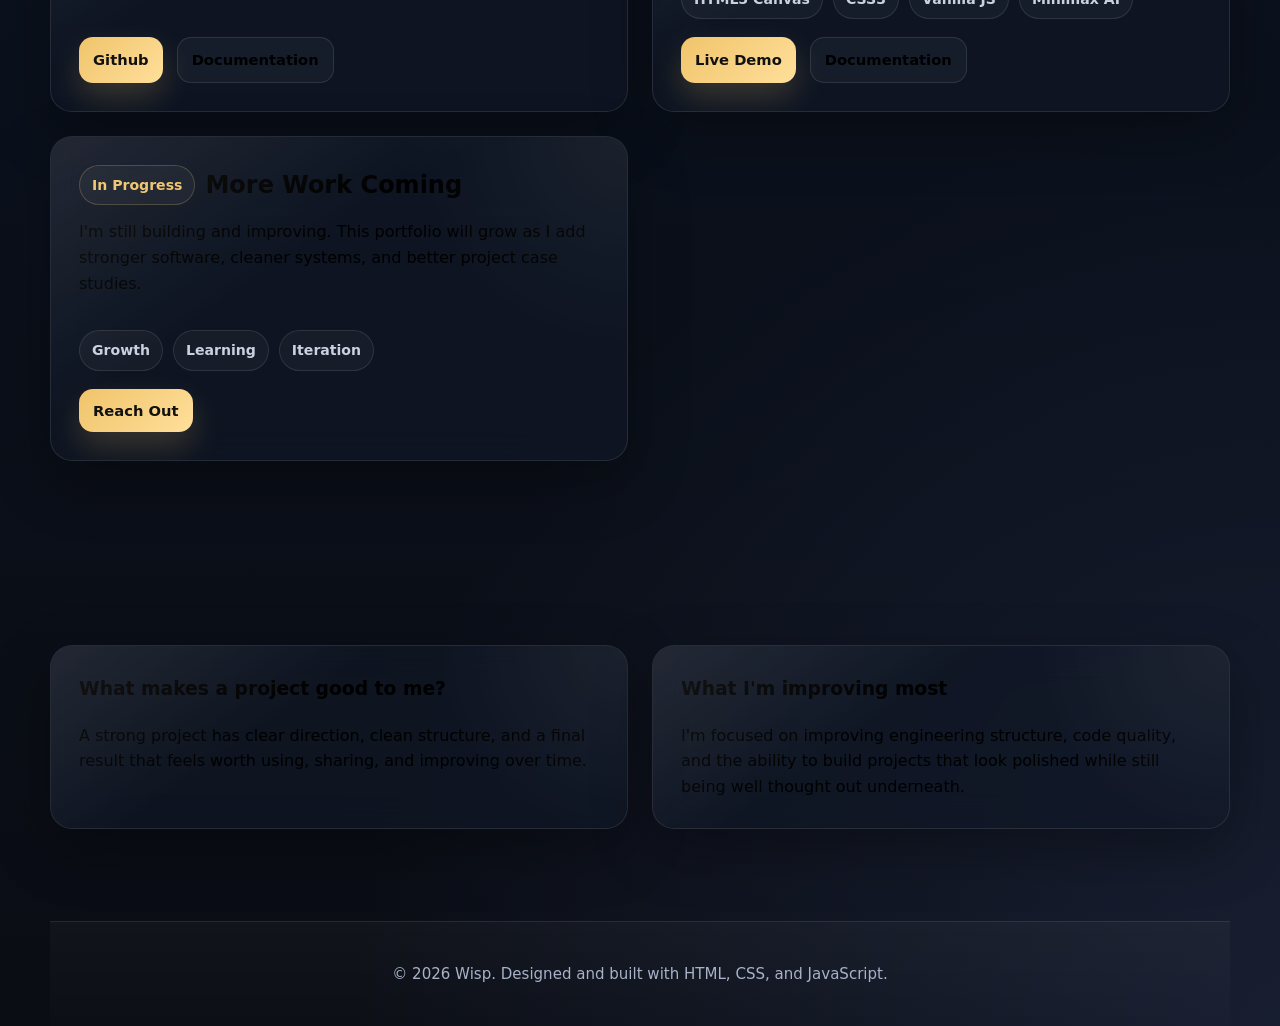
<file: portfolio.html>
<!DOCTYPE html>
<html lang="en">
<head>
<meta charset="UTF-8">
<meta name="viewport" content="width=device-width, initial-scale=1.0, viewport-fit=cover">
<meta name="color-scheme" content="light dark">
<meta property="og:type" content="website">
<meta property="og:url" content="https://wispts.xyz">
<meta property="og:title" content="Portfolio | Wisp">
<meta property="og:description" content="I'm a student developer focused on growing into a software engineer through real project work, system thinking, and continuous improvement.">
<meta property="og:image" content="wisp_pfp.png">
<meta name="description" content="I'm Wisp, a student developer working toward becoming a software engineer. I enjoy building websites, tools, and system-based projects with strong structure, thoughtful design, and a finished feel.">
<link rel="canonical" href="https://wispts.xyz/portfolio.html">
<meta name="robots" content="index, follow, max-image-preview:large">
<meta name="twitter:card" content="summary_large_image">
<meta name="apple-mobile-web-app-capable" content="yes">
<meta name="theme-color" content="#ffffff" media="(prefers-color-scheme: light)"> 
<meta name="theme-color" content="#000000" media="(prefers-color-scheme: dark)">
<script type="application/ld+json">
{
  "@context": "https://schema.org",
  "@type": "WebApplication",
  "name": "Wisp | Portfolio"
}
</script>
    <title>Portfolio | Wisp</title>
    <link rel="stylesheet" href="styles.css?v=2">
</head>
<body>    
    <div class="bg-orb orb-1" aria-hidden="true"></div>
    <div class="bg-orb orb-2" aria-hidden="true"></div>

    <header class="site-header">
        <nav class="navbar">
            <a href="index.html" class="logo">Wisp</a>

            <button class="nav-toggle" id="navToggle" aria-label="Toggle navigation" aria-expanded="false" aria-controls="navLinks">
                <span></span>
                <span></span>
                <span></span>
            </button>

            <div class="nav-links" id="navLinks">
                <a href="index.html">Home</a>
                <a href="portfolio.html" class="active">Portfolio</a>
                <a href="about.html">About</a>
                <a href="contact.html">Contact</a>
                <a href="https://discord.gg/YBNzKH5bwg" target="_blank" rel="noopener noreferrer" class="nav-discord" aria-label="Discord">
                    <svg width="20" height="20" viewBox="0 0 24 24" fill="currentColor"><path d="M20.317 4.37a19.791 19.791 0 0 0-4.885-1.515.074.074 0 0 0-.079.037c-.21.375-.444.864-.608 1.25a18.27 18.27 0 0 0-5.487 0 12.64 12.64 0 0 0-.617-1.25.077.077 0 0 0-.079-.037A19.736 19.736 0 0 0 3.677 4.37a.07.07 0 0 0-.032.027C.533 9.046-.32 13.58.099 18.057a.082.082 0 0 0 .031.057 19.9 19.9 0 0 0 5.993 3.03.078.078 0 0 0 .084-.028c.462-.63.874-1.295 1.226-1.994a.076.076 0 0 0-.041-.106 13.107 13.107 0 0 1-1.872-.892.077.077 0 0 1-.008-.128 10.2 10.2 0 0 0 .372-.292.074.074 0 0 1 .077-.01c3.928 1.793 8.18 1.793 12.062 0a.074.074 0 0 1 .078.01c.12.098.246.198.373.292a.077.077 0 0 1-.006.127 12.299 12.299 0 0 1-1.873.892.077.077 0 0 0-.041.107c.36.698.772 1.362 1.225 1.993a.076.076 0 0 0 .084.028 19.839 19.839 0 0 0 6.002-3.03.077.077 0 0 0 .032-.054c.5-5.177-.838-9.674-3.549-13.66a.061.061 0 0 0-.031-.03zM8.02 15.33c-1.183 0-2.157-1.085-2.157-2.419 0-1.333.956-2.419 2.157-2.419 1.21 0 2.176 1.096 2.157 2.42 0 1.333-.956 2.418-2.157 2.418zm7.975 0c-1.183 0-2.157-1.085-2.157-2.419 0-1.333.955-2.419 2.157-2.419 1.21 0 2.176 1.096 2.157 2.42 0 1.333-.946 2.418-2.157 2.418z"/></svg>
                    Discord
                </a>
            </div>
        </nav>
    </header>

    <main id="main">
        <section class="section page-intro reveal">
            <p class="eyebrow">Past Work</p>
            <h1>My Portfolio.</h1>
            <p class="page-description">
                These projects are meant to show more than finished visuals. They reflect how I approach systems,
                usability, presentation, and long-term improvement as a developer.
            </p>
        </section>

        <section class="section">
            <div class="grid project-grid" id="projectGrid">
            </div>
        </section>

        <section class="section">
            <div class="grid two-col">
                <article class="card reveal">
                    <h3>What makes a project good to me?</h3>
                    <p>
                        A strong project has clear direction, clean structure, and a final result that feels worth using,
                        sharing, and improving over time.
                    </p>
                </article>

                <article class="card reveal delay-1">
                    <h3>What I'm improving most</h3>
                    <p>
                        I'm focused on improving engineering structure, code quality, and the ability to build projects
                        that look polished while still being well thought out underneath.
                    </p>
                </article>
            </div>
        </section>
    </main>

    <footer class="footer-section">
        <p>© 2026 Wisp. Designed and built with HTML, CSS, and JavaScript.</p>
    </footer>

    <button class="back-to-top" id="backToTop" aria-label="Back to top">↑</button>
    <button class="settings-fab" id="settingsFab" aria-label="Open site settings" title="Settings">⚙</button>

    <aside class="settings-panel" id="settingsPanel" aria-label="Settings panel">
        <div class="settings-header">
            <h2>Theme Lab</h2>
            <button id="closeSettings" aria-label="Close settings">✕</button>
        </div>

    <div class="settings-body">
        <div class="settings-group">
            <label for="themeSelect">Theme</label>
            <select id="themeSelect">
                <option value="dark">Dark Gold</option>
                <option value="light">Light</option>
                <option value="midnight">Midnight</option>
                <option value="emerald">Emerald</option>
                <option value="rose">Rose</option>
                <option value="sunset">Sunset</option>
                <option value="arctic">Arctic</option>
                <option value="lavender">Lavender</option>
                <option value="cherry">Cherry</option>
                <option value="ocean">Ocean</option>
                <option value="mono">Mono</option>
            </select>
        </div>

        <div class="settings-group">
            <label for="densitySelect">Surface</label>
            <select id="densitySelect">
                <option value="glass">Glass</option>
                <option value="solid">Solid</option>
            </select>
        </div>

        <div class="settings-group">
            <label for="fontScaleSelect">Font</label>
            <select id="fontScaleSelect">
                <option value="normal">Normal</option>
                <option value="large">Large</option>
            </select>
        </div>

        <div class="settings-group">
            <label for="animationLevel">Animation</label>
            <input type="range" id="animationLevel" min="0" max="100" value="50">
        </div>

        <div class="settings-group">
            <label for="radiusLevel">Radius</label>
            <input type="range" id="radiusLevel" min="0" max="100" value="50">
        </div>
    </div>

    <div class="settings-footer">
        <button id="resetSettings" class="button secondary">Reset</button>
        <button id="applySettings" class="button primary">Apply</button>
    </div>
</aside>

    <!-- Site Preview Overlay -->
    <div class="preview-overlay" id="previewOverlay" aria-hidden="true">
        <div class="preview-container">
            <div class="preview-header">
                <span class="preview-title" id="previewTitle">Live Preview</span>
                <button class="preview-close" id="previewClose" aria-label="Close preview">âœ•</button>
            </div>
            <iframe class="preview-frame" id="previewFrame" sandbox="allow-scripts allow-same-origin allow-forms" title="Site preview"></iframe>
        </div>
    </div>

    <script src="script.js?v=2"></script>
</body>
</html>
</file>
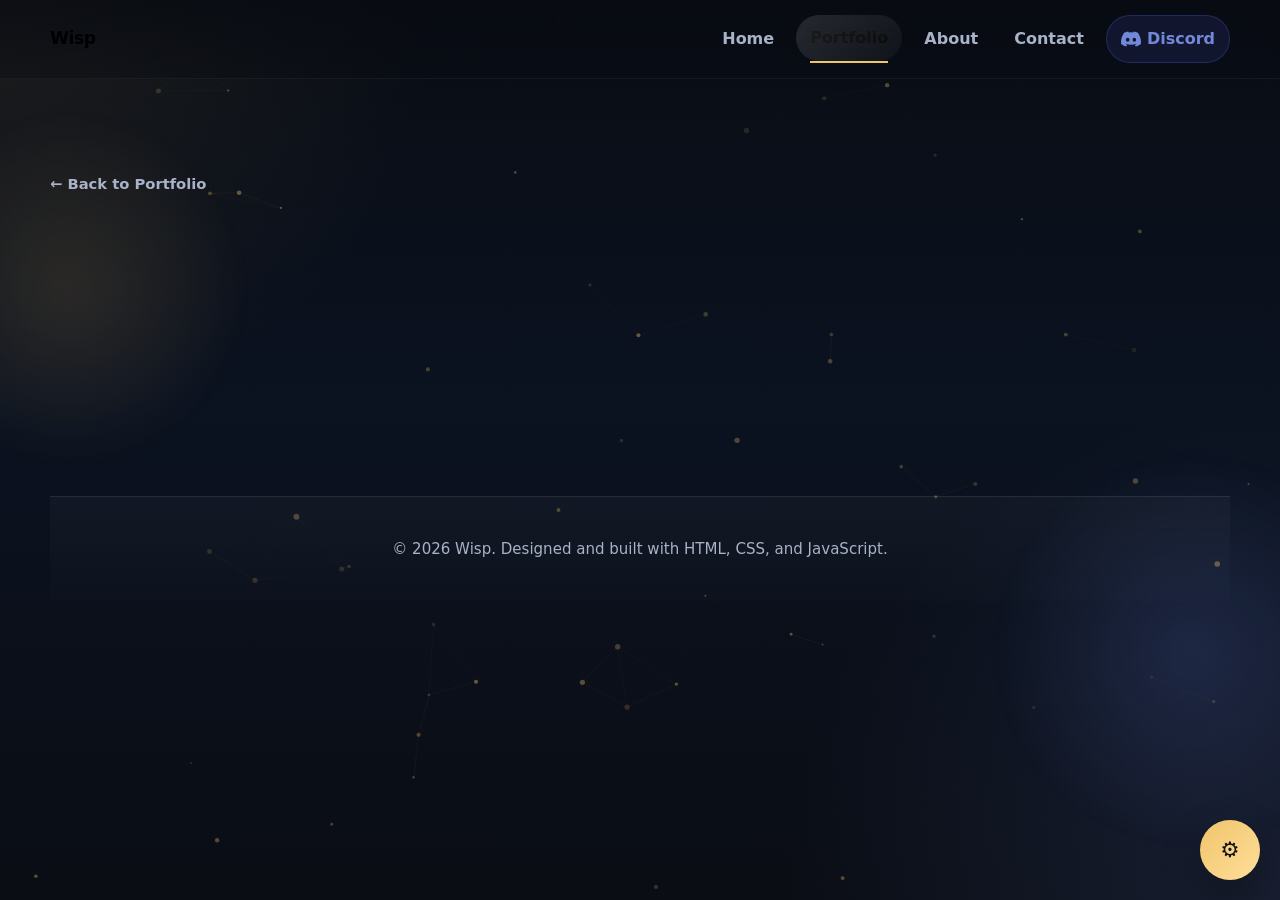
<file: project.html>
<!DOCTYPE html>
<html lang="en">
<head>
<meta charset="UTF-8">
<meta name="viewport" content="width=device-width, initial-scale=1.0, viewport-fit=cover">
<meta name="color-scheme" content="light dark">
<meta property="og:type" content="website">
<meta property="og:url" content="https://wispts.xyz">
<meta property="og:title" content="Project | Wisp">
<meta property="og:description" content="I'm a student developer focused on growing into a software engineer through real project work, system thinking, and continuous improvement.">
<meta property="og:image" content="wisp_pfp.png">
<meta name="description" content="Project documentation and details by Wisp.">
<meta name="robots" content="index, follow, max-image-preview:large">
<meta name="twitter:card" content="summary_large_image">
<meta name="apple-mobile-web-app-capable" content="yes">
<meta name="theme-color" content="#ffffff" media="(prefers-color-scheme: light)"> 
<meta name="theme-color" content="#000000" media="(prefers-color-scheme: dark)">
<script type="application/ld+json">
{
  "@context": "https://schema.org",
  "@type": "WebApplication",
  "name": "Wisp | Project"
}
</script>
    <title>Project | Wisp</title>
    <link rel="stylesheet" href="styles.css?v=2">
</head>
<body>    
    <div class="bg-orb orb-1" aria-hidden="true"></div>
    <div class="bg-orb orb-2" aria-hidden="true"></div>

    <header class="site-header">
        <nav class="navbar">
            <a href="index.html" class="logo">Wisp</a>

            <button class="nav-toggle" id="navToggle" aria-label="Toggle navigation" aria-expanded="false" aria-controls="navLinks">
                <span></span>
                <span></span>
                <span></span>
            </button>

            <div class="nav-links" id="navLinks">
                <a href="index.html">Home</a>
                <a href="portfolio.html" class="active">Portfolio</a>
                <a href="about.html">About</a>
                <a href="contact.html">Contact</a>
                <a href="https://discord.gg/YBNzKH5bwg" target="_blank" rel="noopener noreferrer" class="nav-discord" aria-label="Discord">
                    <svg width="20" height="20" viewBox="0 0 24 24" fill="currentColor"><path d="M20.317 4.37a19.791 19.791 0 0 0-4.885-1.515.074.074 0 0 0-.079.037c-.21.375-.444.864-.608 1.25a18.27 18.27 0 0 0-5.487 0 12.64 12.64 0 0 0-.617-1.25.077.077 0 0 0-.079-.037A19.736 19.736 0 0 0 3.677 4.37a.07.07 0 0 0-.032.027C.533 9.046-.32 13.58.099 18.057a.082.082 0 0 0 .031.057 19.9 19.9 0 0 0 5.993 3.03.078.078 0 0 0 .084-.028c.462-.63.874-1.295 1.226-1.994a.076.076 0 0 0-.041-.106 13.107 13.107 0 0 1-1.872-.892.077.077 0 0 1-.008-.128 10.2 10.2 0 0 0 .372-.292.074.074 0 0 1 .077-.01c3.928 1.793 8.18 1.793 12.062 0a.074.074 0 0 1 .078.01c.12.098.246.198.373.292a.077.077 0 0 1-.006.127 12.299 12.299 0 0 1-1.873.892.077.077 0 0 0-.041.107c.36.698.772 1.362 1.225 1.993a.076.076 0 0 0 .084.028 19.839 19.839 0 0 0 6.002-3.03.077.077 0 0 0 .032-.054c.5-5.177-.838-9.674-3.549-13.66a.061.061 0 0 0-.031-.03zM8.02 15.33c-1.183 0-2.157-1.085-2.157-2.419 0-1.333.956-2.419 2.157-2.419 1.21 0 2.176 1.096 2.157 2.42 0 1.333-.956 2.418-2.157 2.418zm7.975 0c-1.183 0-2.157-1.085-2.157-2.419 0-1.333.955-2.419 2.157-2.419 1.21 0 2.176 1.096 2.157 2.42 0 1.333-.946 2.418-2.157 2.418z"/></svg>
                    Discord
                </a>
            </div>
        </nav>
    </header>

    <main id="main">
        <!-- Hero -->
        <section class="section project-hero reveal" id="projectHero">
            <a href="portfolio.html" class="project-back">← Back to Portfolio</a>
            <div id="projectHeroContent"></div>
        </section>

        <!-- README + Downloads -->
        <section class="section readme-layout" id="readmeLayout" style="display:none;">
            <div class="readme-main" id="readmeContent"></div>
            <aside class="readme-sidebar" id="readmeSidebar"></aside>
        </section>

        <!-- Docs layout: sidebar + content -->
        <section class="section docs-layout" id="docsLayout">
            <aside class="docs-sidebar" id="docsSidebar">
                <nav class="docs-nav" id="docsNav" aria-label="Documentation sections"></nav>
            </aside>
            <div class="docs-main" id="docsMain"></div>
        </section>
    </main>

    <footer class="footer-section">
        <p>© 2026 Wisp. Designed and built with HTML, CSS, and JavaScript.</p>
    </footer>

    <button class="back-to-top" id="backToTop" aria-label="Back to top">↑</button>
    <button class="settings-fab" id="settingsFab" aria-label="Open site settings" title="Settings">⚙</button>

    <aside class="settings-panel" id="settingsPanel" aria-label="Settings panel">
        <div class="settings-header">
            <h2>Theme Lab</h2>
            <button id="closeSettings" aria-label="Close settings">✕</button>
        </div>

    <div class="settings-body">
        <div class="settings-group">
            <label for="themeSelect">Theme</label>
            <select id="themeSelect">
                <option value="dark">Dark Gold</option>
                <option value="light">Light</option>
                <option value="midnight">Midnight</option>
                <option value="emerald">Emerald</option>
                <option value="rose">Rose</option>
                <option value="sunset">Sunset</option>
                <option value="arctic">Arctic</option>
                <option value="lavender">Lavender</option>
                <option value="cherry">Cherry</option>
                <option value="ocean">Ocean</option>
                <option value="mono">Mono</option>
            </select>
        </div>

        <div class="settings-group">
            <label for="densitySelect">Surface</label>
            <select id="densitySelect">
                <option value="glass">Glass</option>
                <option value="solid">Solid</option>
            </select>
        </div>

        <div class="settings-group">
            <label for="fontScaleSelect">Font</label>
            <select id="fontScaleSelect">
                <option value="normal">Normal</option>
                <option value="large">Large</option>
            </select>
        </div>

        <div class="settings-group">
            <label for="animationLevel">Animation</label>
            <input type="range" id="animationLevel" min="0" max="100" value="50">
        </div>

        <div class="settings-group">
            <label for="radiusLevel">Radius</label>
            <input type="range" id="radiusLevel" min="0" max="100" value="50">
        </div>
    </div>

    <div class="settings-footer">
        <button id="resetSettings" class="button secondary">Reset</button>
        <button id="applySettings" class="button primary">Apply</button>
    </div>
</aside>

    <script src="script.js?v=2"></script>
</body>
</html>
</file>
<file: styles.css>
:root {
    --bg: #0a0d14;
    --bg-soft: #111725;
    --surface: rgba(18, 24, 38, 0.72);
    --surface-strong: rgba(22, 29, 46, 0.92);
    --card-bg: rgba(16, 23, 37, 0.7);
    --card-bg-solid: #121a2a;
    --muted: #a8b2c8;
    --muted-strong: #cad2e2;
    --border: rgba(255, 255, 255, 0.1);
    --border-strong: rgba(255, 255, 255, 0.18);
    --accent: #f0c46b;
    --accent-2: #ffdf9a;
    --accent-dark: #d5a94d;
    --success: #69e3a7;
    --danger: #ff8585;

    --shadow: 0 20px 60px rgba(0, 0, 0, 0.32);
    --shadow-soft: 0 12px 32px rgba(0, 0, 0, 0.2);
    --shadow-strong: 0 32px 80px rgba(0, 0, 0, 0.42);

    --max-width: 1180px;

    --radius-scale: 1;
    --motion-distance: 26px;
    --motion-duration: 0.7s;
    --panel-width: 390px;

    --nav-pill-padding-y: 10px;
    --nav-pill-padding-x: 14px;

    --section-space: 92px;
    --content-gap: 24px;

    --font-base: 16px;

    --rotateX: 0deg;
    --rotateY: 0deg;
}

*,
*::before,
*::after {
    box-sizing: border-box;
}

html {
    scroll-behavior: smooth;
}

body {
    margin: 0;
    min-height: 100vh;
    min-height: 100dvh;
    font-family: Inter, ui-sans-serif, system-ui, -apple-system, BlinkMacSystemFont, "Segoe UI", sans-serif;
    font-size: var(--font-base);
    line-height: 1.6;
    color: var(--text);
    -webkit-tap-highlight-color: transparent;
    background:
        radial-gradient(circle at top left, rgba(240, 196, 107, 0.08), transparent 28%),
        radial-gradient(circle at bottom right, rgba(124, 155, 255, 0.12), transparent 32%),
        linear-gradient(180deg, #090d14 0%, #0b1220 45%, #0a0d14 100%);
    overflow-x: hidden;
    position: relative;
    transition: opacity 0.35s ease;
}

body.page-transitioning {
    opacity: 0;
}

body.theme-light {
    --bg: #f6f8fc;
    --bg-soft: #ffffff;
    --surface: rgba(255, 255, 255, 0.82);
    --surface-strong: rgba(255, 255, 255, 0.96);
    --card-bg: rgba(255, 255, 255, 0.82);
    --card-bg-solid: #ffffff;
    --text: #172033;
    --muted: #5f6d86;
    --muted-strong: #3a465d;
    --border: rgba(18, 31, 58, 0.08);
    --border-strong: rgba(18, 31, 58, 0.14);
    --accent: #c88d1b;
    --accent-2: #e3b34d;
    --accent-dark: #a97108;
    --shadow: 0 18px 50px rgba(28, 46, 84, 0.12);
    --shadow-soft: 0 10px 30px rgba(28, 46, 84, 0.08);
    --shadow-strong: 0 28px 70px rgba(28, 46, 84, 0.16);
    background:
        radial-gradient(circle at top left, rgba(225, 175, 67, 0.13), transparent 28%),
        radial-gradient(circle at bottom right, rgba(128, 151, 217, 0.16), transparent 32%),
        linear-gradient(180deg, #f4f7fb 0%, #edf2f9 46%, #f7f9fd 100%);
}

body.theme-midnight {
    --bg: #060815;
    --bg-soft: #0c1330;
    --surface: rgba(12, 18, 42, 0.76);
    --surface-strong: rgba(13, 21, 50, 0.94);
    --card-bg: rgba(12, 19, 44, 0.72);
    --card-bg-solid: #0f1a3f;
    --text: #eef4ff;
    --muted: #9fb2d7;
    --muted-strong: #c7d7f1;
    --border: rgba(143, 177, 255, 0.12);
    --border-strong: rgba(143, 177, 255, 0.22);
    --accent: #7bb2ff;
    --accent-2: #aacfff;
    --accent-dark: #5a90dc;
    background:
        radial-gradient(circle at top left, rgba(107, 158, 255, 0.14), transparent 30%),
        radial-gradient(circle at bottom right, rgba(58, 102, 193, 0.18), transparent 34%),
        linear-gradient(180deg, #060915 0%, #09122b 50%, #060915 100%);
}

body.theme-emerald {
    --bg: #071210;
    --bg-soft: #0e1f1b;
    --surface: rgba(14, 28, 24, 0.74);
    --surface-strong: rgba(16, 32, 28, 0.93);
    --card-bg: rgba(12, 26, 22, 0.72);
    --card-bg-solid: #0f2420;
    --text: #eaf7f3;
    --muted: #8fbfaf;
    --muted-strong: #b8ddd0;
    --border: rgba(105, 227, 167, 0.1);
    --border-strong: rgba(105, 227, 167, 0.2);
    --accent: #5ce8a0;
    --accent-2: #8cf0be;
    --accent-dark: #3cc47c;
    --success: #5ce8a0;
    background:
        radial-gradient(circle at top left, rgba(92, 232, 160, 0.12), transparent 28%),
        radial-gradient(circle at bottom right, rgba(60, 196, 124, 0.15), transparent 32%),
        linear-gradient(180deg, #061210 0%, #0a1e1a 48%, #071210 100%);
}

body.theme-rose {
    --bg: #120810;
    --bg-soft: #1e0f1b;
    --surface: rgba(28, 14, 24, 0.74);
    --surface-strong: rgba(32, 17, 28, 0.93);
    --card-bg: rgba(26, 12, 22, 0.72);
    --card-bg-solid: #221020;
    --text: #fbedf7;
    --muted: #c49ab4;
    --muted-strong: #dfc0d4;
    --border: rgba(255, 130, 180, 0.1);
    --border-strong: rgba(255, 130, 180, 0.2);
    --accent: #ff7eb3;
    --accent-2: #ffa8cc;
    --accent-dark: #e05c93;
    --success: #ff7eb3;
    background:
        radial-gradient(circle at top left, rgba(255, 126, 179, 0.12), transparent 28%),
        radial-gradient(circle at bottom right, rgba(224, 92, 147, 0.15), transparent 32%),
        linear-gradient(180deg, #100810 0%, #1a0e18 48%, #120810 100%);
}

body.theme-sunset {
    --bg: #140e08;
    --bg-soft: #221810;
    --surface: rgba(30, 20, 12, 0.74);
    --surface-strong: rgba(34, 24, 14, 0.93);
    --card-bg: rgba(28, 18, 10, 0.72);
    --card-bg-solid: #261a10;
    --text: #fdf3ea;
    --muted: #c4a888;
    --muted-strong: #ddc4a8;
    --border: rgba(255, 160, 80, 0.1);
    --border-strong: rgba(255, 160, 80, 0.2);
    --accent: #ff9a52;
    --accent-2: #ffbd82;
    --accent-dark: #e07830;
    --success: #ff9a52;
    background:
        radial-gradient(circle at top left, rgba(255, 154, 82, 0.12), transparent 28%),
        radial-gradient(circle at bottom right, rgba(224, 120, 48, 0.15), transparent 32%),
        linear-gradient(180deg, #120c08 0%, #1e140c 48%, #140e08 100%);
}

body.theme-arctic {
    --bg: #080e14;
    --bg-soft: #0f1a28;
    --surface: rgba(14, 24, 38, 0.74);
    --surface-strong: rgba(16, 28, 44, 0.93);
    --card-bg: rgba(12, 22, 36, 0.72);
    --card-bg-solid: #112030;
    --text: #e8f2ff;
    --muted: #8eacc8;
    --muted-strong: #b4ceea;
    --border: rgba(120, 200, 255, 0.1);
    --border-strong: rgba(120, 200, 255, 0.2);
    --accent: #64d2ff;
    --accent-2: #94e2ff;
    --accent-dark: #3cb8e8;
    --success: #64d2ff;
    background:
        radial-gradient(circle at top left, rgba(100, 210, 255, 0.1), transparent 28%),
        radial-gradient(circle at bottom right, rgba(60, 184, 232, 0.14), transparent 32%),
        linear-gradient(180deg, #070d14 0%, #0c1824 48%, #080e14 100%);
}

body.theme-lavender {
    --bg: #0e0a16;
    --bg-soft: #181228;
    --surface: rgba(22, 16, 36, 0.74);
    --surface-strong: rgba(26, 19, 42, 0.93);
    --card-bg: rgba(20, 14, 34, 0.72);
    --card-bg-solid: #1a1230;
    --text: #f0eaff;
    --muted: #a898c8;
    --muted-strong: #c8bae2;
    --border: rgba(170, 140, 255, 0.1);
    --border-strong: rgba(170, 140, 255, 0.2);
    --accent: #b08aff;
    --accent-2: #cdb0ff;
    --accent-dark: #9068e0;
    --success: #b08aff;
    background:
        radial-gradient(circle at top left, rgba(176, 138, 255, 0.1), transparent 28%),
        radial-gradient(circle at bottom right, rgba(144, 104, 224, 0.14), transparent 32%),
        linear-gradient(180deg, #0c0a14 0%, #14102a 48%, #0e0a16 100%);
}

body.theme-cherry {
    --bg: #140808;
    --bg-soft: #221010;
    --surface: rgba(30, 12, 12, 0.74);
    --surface-strong: rgba(34, 14, 14, 0.93);
    --card-bg: rgba(28, 10, 10, 0.72);
    --card-bg-solid: #261212;
    --text: #fdeaea;
    --muted: #c49090;
    --muted-strong: #dfb4b4;
    --border: rgba(255, 100, 100, 0.1);
    --border-strong: rgba(255, 100, 100, 0.2);
    --accent: #ff6464;
    --accent-2: #ff9494;
    --accent-dark: #e04444;
    --success: #ff6464;
    background:
        radial-gradient(circle at top left, rgba(255, 100, 100, 0.1), transparent 28%),
        radial-gradient(circle at bottom right, rgba(224, 68, 68, 0.14), transparent 32%),
        linear-gradient(180deg, #120808 0%, #1e0e0e 48%, #140808 100%);
}

body.theme-ocean {
    --bg: #060d12;
    --bg-soft: #0c1a22;
    --surface: rgba(10, 22, 32, 0.74);
    --surface-strong: rgba(12, 26, 38, 0.93);
    --card-bg: rgba(8, 20, 30, 0.72);
    --card-bg-solid: #0e2230;
    --text: #e6f4fa;
    --muted: #88b8cc;
    --muted-strong: #acd4e6;
    --border: rgba(80, 200, 220, 0.1);
    --border-strong: rgba(80, 200, 220, 0.2);
    --accent: #4dd8e0;
    --accent-2: #80e8ee;
    --accent-dark: #30b8c0;
    --success: #4dd8e0;
    background:
        radial-gradient(circle at top left, rgba(77, 216, 224, 0.1), transparent 28%),
        radial-gradient(circle at bottom right, rgba(48, 184, 192, 0.14), transparent 32%),
        linear-gradient(180deg, #050c12 0%, #0a1820 48%, #060d12 100%);
}

body.theme-mono {
    --bg: #0e0e0e;
    --bg-soft: #1a1a1a;
    --surface: rgba(22, 22, 22, 0.76);
    --surface-strong: rgba(28, 28, 28, 0.94);
    --card-bg: rgba(20, 20, 20, 0.72);
    --card-bg-solid: #1c1c1c;
    --text: #ebebeb;
    --muted: #999;
    --muted-strong: #bbb;
    --border: rgba(255, 255, 255, 0.08);
    --border-strong: rgba(255, 255, 255, 0.16);
    --accent: #e0e0e0;
    --accent-2: #fff;
    --accent-dark: #b0b0b0;
    --success: #c8c8c8;
    background:
        radial-gradient(circle at top left, rgba(255, 255, 255, 0.04), transparent 28%),
        radial-gradient(circle at bottom right, rgba(200, 200, 200, 0.06), transparent 32%),
        linear-gradient(180deg, #0c0c0c 0%, #141414 48%, #0e0e0e 100%);
}

body.style-solid {
    --surface: var(--surface-strong);
    --card-bg: var(--card-bg-solid);
}

body.font-large {
    --font-base: 17px;
}

body.motion-minimal {
    --motion-distance: 16px;
    --motion-duration: 0.45s;
}

body.motion-dynamic {
    --motion-distance: 38px;
    --motion-duration: 0.95s;
}

body.radius-tight {
    --radius-scale: 0.78;
}

body.radius-soft {
    --radius-scale: 1.22;
}

body.compact-mode {
    --nav-pill-padding-y: 8px;
    --nav-pill-padding-x: 12px;
}

body.glow-off .bg-orb,
body.glow-off .status-dot {
    opacity: 0 !important;
    box-shadow: none !important;
}

body.high-contrast {
    --border: rgba(255, 255, 255, 0.18);
    --border-strong: rgba(255, 255, 255, 0.28);
}

body.theme-light.high-contrast,
body.theme-midnight.high-contrast {
    --border: rgba(18, 31, 58, 0.18);
    --border-strong: rgba(18, 31, 58, 0.3);
}

body.settings-open {
    overflow: hidden;
}

body.reduce-motion *,
body.reduce-motion *::before,
body.reduce-motion *::after {
    animation: none !important;
    transition-duration: 0.001ms !important;
    scroll-behavior: auto !important;
}

img {
    max-width: 100%;
    display: block;
}

a {
    color: inherit;
    text-decoration: none;
    outline: none;
    position: relative;
    transition: color 0.28s cubic-bezier(0.22, 1, 0.36, 1);
}

a:focus-visible {
    outline: 2px solid var(--accent);
    outline-offset: 2px;
    border-radius: 4px;
}

button,
input,
select,
textarea {
    font: inherit;
}

button:focus-visible,
input:focus-visible,
select:focus-visible,
textarea:focus-visible {
    outline: 2px solid var(--accent);
    outline-offset: 2px;
}

p,
h1,
h2,
h3,
h4 {
    margin-top: 0;
}

p:last-child {
    margin-bottom: 0;
}

.skip-link {
    position: absolute;
    left: 16px;
    top: -44px;
    background: var(--accent);
    color: #101010;
    padding: 10px 14px;
    border-radius: 12px;
    font-weight: 800;
    z-index: 3000;
    transition: top 0.2s ease;
}

.skip-link:focus {
    top: 16px;
}

#interactiveBg {
    position: fixed;
    top: 0;
    left: 0;
    width: 100%;
    height: 100%;
    z-index: 0;
    pointer-events: none;
}

.bg-orb {
    position: fixed;
    border-radius: 999px;
    filter: blur(10px);
    pointer-events: none;
    z-index: 0;
    opacity: 0.75;
}

.orb-1 {
    width: 380px;
    height: 380px;
    left: -120px;
    top: 100px;
    background: radial-gradient(circle, rgba(240, 196, 107, 0.16), transparent 68%);
    animation: floatOrb 11s ease-in-out infinite;
}

.orb-2 {
    width: 420px;
    height: 420px;
    right: -120px;
    bottom: 40px;
    background: radial-gradient(circle, rgba(115, 146, 255, 0.18), transparent 68%);
    animation: floatOrb 14s ease-in-out infinite reverse;
}

@keyframes floatOrb {
    0%, 100% {
        transform: translate3d(0, 0, 0) scale(1);
    }
    50% {
        transform: translate3d(0, -20px, 0) scale(1.04);
    }
}

/* Cursor glow — follows mouse everywhere */
.cursor-glow {
    position: fixed;
    top: -150px;
    left: -150px;
    width: 300px;
    height: 300px;
    border-radius: 50%;
    background: radial-gradient(circle, rgba(240, 196, 107, 0.12) 0%, transparent 70%);
    pointer-events: none;
    z-index: 9998;
    opacity: 0;
    transition: opacity 0.35s ease;
    will-change: transform;
    mix-blend-mode: screen;
}

body.theme-light .cursor-glow { background: radial-gradient(circle, rgba(213, 163, 58, 0.1) 0%, transparent 70%); }
body.theme-midnight .cursor-glow { background: radial-gradient(circle, rgba(107, 158, 255, 0.12) 0%, transparent 70%); }
body.theme-emerald .cursor-glow { background: radial-gradient(circle, rgba(92, 232, 160, 0.12) 0%, transparent 70%); }
body.theme-rose .cursor-glow { background: radial-gradient(circle, rgba(255, 126, 179, 0.12) 0%, transparent 70%); }
body.theme-sunset .cursor-glow { background: radial-gradient(circle, rgba(255, 154, 82, 0.12) 0%, transparent 70%); }
body.theme-arctic .cursor-glow { background: radial-gradient(circle, rgba(100, 210, 255, 0.12) 0%, transparent 70%); }
body.theme-lavender .cursor-glow { background: radial-gradient(circle, rgba(176, 138, 255, 0.12) 0%, transparent 70%); }
body.theme-cherry .cursor-glow { background: radial-gradient(circle, rgba(255, 100, 100, 0.12) 0%, transparent 70%); }
body.theme-ocean .cursor-glow { background: radial-gradient(circle, rgba(77, 216, 224, 0.12) 0%, transparent 70%); }
body.theme-mono .cursor-glow { background: radial-gradient(circle, rgba(224, 224, 224, 0.08) 0%, transparent 70%); }

.reduce-motion .cursor-glow { display: none; }

@keyframes shimmer {
    0% {
        transform: translateX(-100%);
    }
    100% {
        transform: translateX(100%);
    }
}

.site-header {
    position: sticky;
    top: 0;
    z-index: 1400;
    backdrop-filter: blur(20px);
    background: linear-gradient(180deg, rgba(8, 11, 18, 0.76), rgba(8, 11, 18, 0.3));
    border-bottom: 1px solid rgba(255, 255, 255, 0.06);
    transition: all 0.3s cubic-bezier(0.22, 1, 0.36, 1);
}

.site-header.scrolled {
    background: linear-gradient(180deg, rgba(8, 11, 18, 0.95), rgba(8, 11, 18, 0.65));
    border-bottom-color: rgba(240, 196, 107, 0.12);
    box-shadow: 0 8px 32px rgba(0, 0, 0, 0.24);
}

body.theme-light .site-header {
    background: linear-gradient(180deg, rgba(246, 248, 252, 0.92), rgba(246, 248, 252, 0.62));
    border-bottom-color: rgba(18, 31, 58, 0.08);
}

body.theme-light .site-header.scrolled {
    background: linear-gradient(180deg, rgba(246, 248, 252, 0.98), rgba(246, 248, 252, 0.85));
    border-bottom-color: rgba(200, 141, 27, 0.12);
    box-shadow: 0 8px 32px rgba(28, 46, 84, 0.1);
}

.navbar {
    width: min(var(--max-width), calc(100% - 32px));
    margin: 0 auto;
    min-height: 78px;
    display: flex;
    align-items: center;
    justify-content: space-between;
    gap: 22px;
    position: relative;
}

.logo {
    font-weight: 900;
    letter-spacing: -0.03em;
    font-size: 1.08rem;
    white-space: nowrap;
}

.nav-links {
    display: flex;
    align-items: center;
    gap: 8px;
}

.nav-links a {
    padding: var(--nav-pill-padding-y) var(--nav-pill-padding-x);
    border-radius: 999px;
    color: var(--muted);
    transition: 0.25s ease;
    font-weight: 700;
    position: relative;
    display: inline-flex;
    align-items: center;
    gap: 6px;
}

.nav-links a:focus-visible {
    outline: 2px solid var(--accent);
    outline-offset: 2px;
}

.nav-links a::before {
    content: "";
    position: absolute;
    inset: 0;
    border-radius: inherit;
    background: linear-gradient(135deg, rgba(255,255,255,0.12), rgba(255,255,255,0.03));
    opacity: 0;
    transition: opacity 0.25s ease;
}

body.theme-light .nav-links a::before {
    background: linear-gradient(135deg, rgba(24, 42, 75, 0.09), rgba(24, 42, 75, 0.03));
}

.nav-links a:hover::before,
.nav-links a.active::before {
    opacity: 1;
}

.nav-links a:hover,
.nav-links a.active {
    color: var(--text);
    transform: translateY(-1px);
}

.nav-links a::after {
    content: "";
    position: absolute;
    bottom: -2px;
    left: var(--nav-pill-padding-x);
    right: var(--nav-pill-padding-x);
    height: 2px;
    background: var(--accent);
    transform: scaleX(0);
    transition: transform 0.28s cubic-bezier(0.22, 1, 0.36, 1);
}

.nav-links a:hover::after,
.nav-links a.active::after {
    transform: scaleX(1);
}

.nav-toggle {
    width: 46px;
    height: 46px;
    border-radius: 14px;
    border: 1px solid var(--border);
    background: rgba(255, 255, 255, 0.05);
    display: none;
    align-items: center;
    justify-content: center;
    flex-direction: column;
    gap: 5px;
    cursor: pointer;
    transition: 0.25s ease;
}

body.theme-light .nav-toggle {
    background: rgba(17, 32, 53, 0.04);
}

.nav-toggle:hover {
    transform: translateY(-1px);
    border-color: var(--border-strong);
}

.nav-toggle span {
    width: 20px;
    height: 2px;
    border-radius: 999px;
    background: var(--text);
    transition: 0.22s ease;
}

.nav-toggle.active span:nth-child(1) {
    transform: translateY(7px) rotate(45deg);
}

.nav-toggle.active span:nth-child(2) {
    opacity: 0;
}

.nav-toggle.active span:nth-child(3) {
    transform: translateY(-7px) rotate(-45deg);
}

@media (max-width: 760px) {
    .nav-toggle {
        background: rgba(255, 255, 255, 0.08);
    }
}

main {
    width: 100%;
    position: relative;
    z-index: 1;
}

.section {
    width: min(var(--max-width), calc(100% - 32px));
    margin: 0 auto;
    padding: var(--section-space) 0;
}

.section-heading {
    margin-bottom: 28px;
}

.eyebrow {
    color: var(--accent);
    text-transform: uppercase;
    letter-spacing: 0.14em;
    font-size: 0.76rem;
    font-weight: 900;
    margin-bottom: 12px;
}

.hero {
    display: grid;
    grid-template-columns: 1.15fr 0.85fr;
    gap: 28px;
    align-items: stretch;
}

.hero-copy,
.hero-panel,
.page-intro,
.card,
.dashboard-card,
.cta-card {
    position: relative;
}

.hero h1,
.page-intro h1 {
    font-size: clamp(3rem, 7vw, 5.3rem);
    line-height: 0.95;
    letter-spacing: -0.05em;
    margin-bottom: 24px;
    text-wrap: balance;
}

.page-intro {
    max-width: 760px;
}

.hero-description,
.page-description {
    max-width: 62ch;
    font-size: 1.1rem;
    color: var(--muted-strong);
    margin-bottom: 0;
    letter-spacing: 0.4px;
    line-height: 1.7;
}

.hero-actions,
.project-links {
    display: flex;
    flex-wrap: wrap;
    gap: 14px;
    margin-top: 32px;
}

.hero-stats {
    display: grid;
    grid-template-columns: repeat(3, minmax(0, 1fr));
    gap: 14px;
    margin-top: 36px;
}

@media (max-width: 640px) {
    .hero-stats {
        gap: 10px;
    }
}

.grid {
    display: grid;
    gap: var(--content-gap);
}

.grid.two-col {
    grid-template-columns: repeat(2, minmax(0, 1fr));
}

.grid.three-col {
    grid-template-columns: repeat(3, minmax(0, 1fr));
}

.project-grid {
    grid-template-columns: repeat(2, minmax(0, 1fr));
}

.skill-grid,
.feature-card {
    display: grid;
    grid-template-columns: repeat(auto-fit, minmax(140px, 1fr));
    gap: 12px;
}

.skill-grid span,
.feature-card span {
    padding: 12px 16px;
    background: rgba(255, 255, 255, 0.04);
    border: 1px solid var(--border);
    border-radius: calc(12px * var(--radius-scale));
    text-align: center;
    font-weight: 600;
    font-size: 0.92rem;
    transition: all 0.22s ease;
}

body.theme-light .skill-grid span,
body.theme-light .feature-card span {
    background: rgba(20, 33, 58, 0.03);
}

@media (hover: hover) {
    .skill-grid span:hover,
    .feature-card span:hover {
        background: rgba(255, 255, 255, 0.08);
        border-color: var(--accent);
        color: var(--accent);
        transform: translateY(-2px);
    }
}

body.theme-light .skill-grid span:hover,
body.theme-light .feature-card span:hover {
    background: rgba(20, 33, 58, 0.07);
}

.stat-card,
.card,
.dashboard-card,
.cta-card,
.settings-panel {
    background: var(--card-bg);
    border: 1px solid var(--border);
    box-shadow: var(--shadow);
    backdrop-filter: blur(18px);
}

.stat-card,
.card,
.dashboard-card,
.cta-card {
    transform-style: preserve-3d;
    transform: perspective(1000px) rotateX(var(--rotateX, 0deg)) rotateY(var(--rotateY, 0deg));
    transition:
        transform 0.28s ease,
        box-shadow 0.28s ease,
        border-color 0.28s ease,
        background 0.28s ease;
    --mouse-x: 50%;
    --mouse-y: 50%;
}

.card::after,
.dashboard-card::after,
.stat-card::after,
.cta-card::after {
    content: "";
    position: absolute;
    top: 0;
    left: 0;
    right: 0;
    bottom: 0;
    background: radial-gradient(
        circle at var(--mouse-x) var(--mouse-y),
        rgba(240, 196, 107, 0.15) 0%,
        transparent 60%
    );
    opacity: 0;
    transition: opacity 0.3s ease;
    pointer-events: none;
    border-radius: inherit;
}

.stat-card {
    border-radius: calc(18px * var(--radius-scale));
    padding: 18px;
    position: relative;
    overflow: hidden;
}

.card {
    border-radius: calc(22px * var(--radius-scale));
    padding: 28px;
    position: relative;
    overflow: hidden;
}

.dashboard-card {
    border-radius: calc(24px * var(--radius-scale));
    padding: 28px;
    width: 100%;
    position: relative;
    overflow: hidden;
    min-height: 100%;
}

.cta-card {
    border-radius: calc(26px * var(--radius-scale));
    padding: 42px 30px;
    text-align: center;
    position: relative;
    overflow: hidden;
}

.stat-card::before,
.card::before,
.dashboard-card::before,
.cta-card::before {
    content: "";
    position: absolute;
    inset: 0;
    background:
        linear-gradient(145deg, rgba(255,255,255,0.12), transparent 42%),
        radial-gradient(circle at top right, rgba(255,255,255,0.08), transparent 35%);
    opacity: 0.75;
    pointer-events: none;
}

body.theme-light .stat-card::before,
body.theme-light .card::before,
body.theme-light .dashboard-card::before,
body.theme-light .cta-card::before {
    background:
        linear-gradient(145deg, rgba(255,255,255,0.48), transparent 42%),
        radial-gradient(circle at top right, rgba(203, 215, 237, 0.28), transparent 35%);
}

@media (hover: hover) {
    .card:hover,
    .dashboard-card:hover,
    .stat-card:hover,
    .cta-card:hover {
        box-shadow: 0 34px 70px rgba(0, 0, 0, 0.34);
        border-color: rgba(255, 255, 255, 0.18);
    }

    .card:hover::after,
    .dashboard-card:hover::after,
    .stat-card:hover::after,
    .cta-card:hover::after {
        opacity: 1;
    }
}

body.theme-light .card:hover,
body.theme-light .dashboard-card:hover,
body.theme-light .stat-card:hover,
body.theme-light .cta-card:hover {
    border-color: rgba(17, 32, 53, 0.14);
    box-shadow: 0 26px 64px rgba(28, 46, 84, 0.14);
}

.card.is-tilting,
.dashboard-card.is-tilting,
.stat-card.is-tilting,
.cta-card.is-tilting {
    will-change: transform;
}

.stat-card strong,
.card h2,
.card h3,
.dashboard-card h3,
.cta-card h2 {
    text-wrap: balance;
}

.stat-card strong {
    display: block;
    font-size: 1rem;
    margin-bottom: 6px;
}

.stat-card span {
    display: block;
    color: var(--muted);
    font-size: 0.96rem;
}

.project-top {
    display: flex;
    align-items: center;
    gap: 10px;
    margin-bottom: 14px;
}

.project-top p {
    margin: 0;
    color: var(--muted);
    font-weight: 700;
}

.project-top h2 {
    margin: 0;
}

.project-card {
    display: flex;
    flex-direction: column;
    height: 100%;
}

.project-card .project-links {
    margin-top: auto;
    padding-top: 18px;
}

.dashboard-top {
    display: flex;
    align-items: center;
    gap: 10px;
    margin-bottom: 8px;
}

.dashboard-top p {
    margin: 0;
    color: var(--muted-strong);
    font-weight: 600;
    font-size: 0.92rem;
    letter-spacing: 0.3px;
}

.status-dot {
    width: 10px;
    height: 10px;
    border-radius: 999px;
    background: #00ff6a;
    box-shadow: 0 0 6px #00ff6a, 0 0 14px rgba(0, 255, 106, 0.5), 0 0 0 4px rgba(0, 255, 106, 0.12);
    flex-shrink: 0;
    animation: dotPulse 2s ease-in-out infinite;
}

@keyframes dotPulse {
    0%, 100% {
        box-shadow: 0 0 6px #00ff6a, 0 0 14px rgba(0, 255, 106, 0.5), 0 0 0 4px rgba(0, 255, 106, 0.12);
    }
    50% {
        box-shadow: 0 0 10px #00ff6a, 0 0 24px rgba(0, 255, 106, 0.65), 0 0 0 6px rgba(0, 255, 106, 0.2);
    }
}

.tech-pills,
.project-stack,
.tag-row {
    display: flex;
    flex-wrap: wrap;
    gap: 10px;
    margin-top: 18px;
}

.tech-pills span,
.project-stack span,
.project-tag,
.tag-row span {
    display: inline-flex;
    align-items: center;
    padding: 8px 12px;
    border-radius: 999px;
    border: 1px solid var(--border);
    color: var(--muted-strong);
    background: rgba(255, 255, 255, 0.04);
    font-weight: 700;
    font-size: 0.88rem;
    transition: all 0.22s ease;
}

body.theme-light .tech-pills span,
body.theme-light .project-stack span,
body.theme-light .project-tag,
body.theme-light .tag-row span {
    background: rgba(20, 33, 58, 0.04);
}

@media (hover: hover) {
    .tech-pills span:hover,
    .project-stack span:hover,
    .tag-row span:hover {
        background: rgba(255, 255, 255, 0.08);
        border-color: var(--accent);
        transform: translateY(-2px);
    }
}

.project-tag {
    color: var(--accent);
    border-color: rgba(240, 196, 107, 0.22);
}

.timeline {
    display: grid;
    gap: 16px;
    margin-top: 22px;
}

.timeline-item {
    position: relative;
    padding: 18px 18px 18px 22px;
    border-left: 2px solid rgba(240, 196, 107, 0.35);
    border-radius: 0 calc(16px * var(--radius-scale)) calc(16px * var(--radius-scale)) 0;
    background: rgba(255, 255, 255, 0.03);
}

body.theme-light .timeline-item {
    background: rgba(21, 34, 59, 0.03);
}

.timeline-item::before {
    content: "";
    position: absolute;
    left: -7px;
    top: 23px;
    width: 12px;
    height: 12px;
    border-radius: 999px;
    background: var(--accent);
    box-shadow: 0 0 0 5px rgba(240, 196, 107, 0.16);
}

.timeline-item h3 {
    margin-bottom: 8px;
}

.learning-block {
    margin-top: 32px;
    padding-top: 32px;
    border-top: 1px solid var(--border);
}

.learning-eyebrow {
    margin-top: 0;
}

.center-actions {
    justify-content: center;
}

.clean-list {
    padding: 0;
    margin: 0;
    list-style: none;
    display: grid;
    gap: 10px;
}

.clean-list li {
    color: var(--muted-strong);
    padding-left: 18px;
    position: relative;
}

.clean-list li::before {
    content: "";
    position: absolute;
    left: 0;
    top: 0.72em;
    width: 8px;
    height: 8px;
    border-radius: 999px;
    background: var(--accent);
    transform: translateY(-50%);
}

form,
.form-stack {
    display: grid;
    gap: 16px;
}

label {
    font-weight: 700;
}

input[type="text"],
input[type="email"],
input[type="tel"],
textarea,
select {
    width: 100%;
    border-radius: calc(14px * var(--radius-scale));
    border: 1px solid var(--border);
    background: rgba(255, 255, 255, 0.04);
    color: var(--text);
    padding: 14px 15px;
    outline: none;
    transition: 0.22s ease;
    font-family: inherit;
}

body.theme-light input[type="text"],
body.theme-light input[type="email"],
body.theme-light input[type="tel"],
body.theme-light textarea,
body.theme-light select {
    background: rgba(20, 33, 58, 0.04);
}

input:focus,
textarea:focus,
select:focus {
    border-color: rgba(240, 196, 107, 0.46);
    box-shadow: 0 0 0 4px rgba(240, 196, 107, 0.12);
}

textarea {
    min-height: 150px;
    resize: vertical;
}

.button {
    border: none;
    border-radius: calc(14px * var(--radius-scale));
    padding: 13px 20px;
    display: inline-flex;
    align-items: center;
    justify-content: center;
    font-weight: 800;
    transition:
        transform 0.24s ease,
        box-shadow 0.24s ease,
        background 0.24s ease,
        border-color 0.24s ease;
    cursor: pointer;
    position: relative;
    overflow: hidden;
}

.button::before {
    content: "";
    position: absolute;
    inset: 0;
    background: linear-gradient(145deg, rgba(255,255,255,0.18), transparent 40%);
    opacity: 0;
    transition: opacity 0.24s ease;
}

.button::after {
    content: "";
    position: absolute;
    inset: 0;
    background: linear-gradient(90deg, transparent 0%, rgba(255, 255, 255, 0.4) 50%, transparent 100%);
    opacity: 0;
    animation: none;
}

@media (hover: hover) {
    .button:hover::before {
        opacity: 1;
    }

    .button:hover::after {
        animation: shimmer 0.6s ease-in-out;
    }

    .button:hover {
        transform: translateY(-3px);
    }
}

.button:focus-visible {
    outline: 2px solid #111;
    outline-offset: 2px;
}

.button.primary {
    background: linear-gradient(135deg, var(--accent), var(--accent-2));
    color: #111;
    box-shadow: 0 14px 32px rgba(240, 196, 107, 0.2);
}

.button.primary:hover {
    box-shadow: 0 18px 48px rgba(240, 196, 107, 0.32);
}

.button.secondary {
    background: rgba(255, 255, 255, 0.04);
    color: var(--text);
    border: 1px solid var(--border);
}

.button.secondary:hover {
    background: rgba(255, 255, 255, 0.08);
    border-color: var(--accent);
    color: var(--accent);
}

body.theme-light .button.secondary {
    background: rgba(20, 33, 58, 0.04);
}

body.theme-light .button.secondary:hover {
    background: rgba(20, 33, 58, 0.08);
}

.button.small {
    padding: 10px 14px;
    font-size: 0.92rem;
}

.button.full-width {
    width: 100%;
}

.button:active {
    transform: translateY(0);
}

footer {
    width: 100%;
    padding: 40px 0;
    border-top: 1px solid var(--border);
    background: linear-gradient(180deg, rgba(255,255,255,0.03), rgba(255,255,255,0.01));
    position: relative;
    z-index: 1;
}

/* ====== PROJECT DETAIL PAGE ====== */

.project-back {
    display: inline-flex;
    align-items: center;
    gap: 6px;
    color: var(--muted);
    text-decoration: none;
    font-size: 0.92rem;
    font-weight: 600;
    margin-bottom: 24px;
    transition: color 0.2s ease;
}

.project-back:hover {
    color: var(--accent);
}

.project-hero {
    text-align: left;
}

.project-hero h1 {
    font-size: clamp(2rem, 5vw, 3.2rem);
    margin: 8px 0 16px;
}

.project-hero-desc {
    font-size: 1.12rem;
    color: var(--muted);
    max-width: 720px;
    line-height: 1.7;
}

.project-hero .project-tag {
    font-size: 0.82rem;
}

.project-hero .project-stack {
    margin-top: 18px;
}

.hero-doc-links {
    margin-top: 20px;
}

/* Docs layout — sidebar + main */
.docs-layout {
    display: grid;
    grid-template-columns: 220px 1fr;
    gap: 40px;
    align-items: start;
}

.docs-sidebar {
    position: sticky;
    top: 100px;
    max-height: calc(100vh - 120px);
    overflow-y: auto;
}

.docs-nav {
    display: flex;
    flex-direction: column;
    gap: 2px;
    border-left: 2px solid var(--border);
    padding-left: 0;
}

/* Collapsible sidebar groups */
.docs-nav-group {
    display: flex;
    flex-direction: column;
}

.docs-nav-group-toggle {
    display: flex;
    align-items: center;
    gap: 6px;
    padding: 9px 14px;
    margin-left: -2px;
    border: none;
    background: none;
    color: var(--text);
    font-size: 0.82rem;
    font-weight: 700;
    text-transform: uppercase;
    letter-spacing: 0.06em;
    cursor: pointer;
    border-left: 2px solid transparent;
    border-radius: 0 calc(6px * var(--radius-scale)) calc(6px * var(--radius-scale)) 0;
    transition: color 0.2s ease, background 0.2s ease;
    user-select: none;
}

.docs-nav-group-toggle:hover {
    background: rgba(255, 255, 255, 0.03);
}

body.theme-light .docs-nav-group-toggle:hover {
    background: rgba(18, 31, 58, 0.04);
}

.docs-nav-chevron {
    flex-shrink: 0;
    transition: transform 0.25s ease;
    transform: rotate(-90deg);
}

.docs-nav-group-toggle.open .docs-nav-chevron {
    transform: rotate(0deg);
}

.docs-nav-group-items {
    display: grid;
    grid-template-rows: 0fr;
    transition: grid-template-rows 0.25s ease;
}

.docs-nav-group-inner {
    overflow: hidden;
}

.docs-nav-group-items.open {
    grid-template-rows: 1fr;
}

.docs-nav-group-items .docs-nav-link {
    padding-left: 28px;
}

.docs-nav-link {
    display: flex;
    align-items: center;
    gap: 6px;
    padding: 8px 16px;
    color: var(--muted);
    text-decoration: none;
    font-size: 0.88rem;
    font-weight: 500;
    border-left: 2px solid transparent;
    margin-left: -2px;
    transition: color 0.2s ease, border-color 0.2s ease, background 0.2s ease;
    border-radius: 0 calc(6px * var(--radius-scale)) calc(6px * var(--radius-scale)) 0;
}

.docs-nav-link:hover {
    color: var(--text);
    background: rgba(255, 255, 255, 0.03);
}

.docs-nav-link.active {
    color: var(--accent);
    border-left-color: var(--accent);
    background: rgba(240, 196, 107, 0.06);
    font-weight: 600;
}

body.theme-light .docs-nav-link:hover {
    background: rgba(18, 31, 58, 0.03);
}

body.theme-light .docs-nav-link.active {
    background: rgba(18, 31, 58, 0.06);
}

/* Doc sections */
.docs-main {
    display: flex;
    flex-direction: column;
    gap: 32px;
    min-width: 0;
}

.doc-section {
    scroll-margin-top: 90px;
}

.doc-section-header {
    display: flex;
    align-items: center;
    gap: 12px;
    margin-bottom: 20px;
    padding-bottom: 12px;
    border-bottom: 1px solid var(--border);
}

.doc-section-header h2 {
    font-size: 1.5rem;
    margin: 0;
    color: var(--accent);
}

.doc-section-badge {
    font-size: 0.68rem;
    font-weight: 700;
    text-transform: uppercase;
    letter-spacing: 0.06em;
    padding: 3px 10px;
    border-radius: 99px;
    background: var(--accent);
    color: var(--bg);
    white-space: nowrap;
}

/* Reading progress bar */
.doc-progress-bar {
    position: fixed;
    top: 0;
    left: 0;
    width: 100%;
    height: 3px;
    background: var(--accent);
    transform-origin: left;
    transform: scaleX(0);
    z-index: 10000;
    transition: transform 0.1s linear;
    pointer-events: none;
}

/* Sidebar nav badge */
.docs-nav-badge {
    font-size: 0.58rem;
    font-weight: 700;
    text-transform: uppercase;
    letter-spacing: 0.04em;
    padding: 1px 6px;
    border-radius: 99px;
    background: var(--accent);
    color: var(--bg);
    margin-left: auto;
    flex-shrink: 0;
}

.doc-content p {
    font-size: 1.02rem;
    line-height: 1.8;
    color: var(--muted);
    margin-bottom: 14px;
}

.doc-content p:last-child {
    margin-bottom: 0;
}

.doc-content strong {
    color: var(--text);
    font-weight: 700;
}

.doc-content code {
    background: rgba(255, 255, 255, 0.06);
    padding: 2px 7px;
    border-radius: 5px;
    font-size: 0.9em;
    font-family: "SF Mono", "Fira Code", "Consolas", monospace;
    color: var(--accent);
}

body.theme-light .doc-content code {
    background: rgba(18, 31, 58, 0.06);
}

.doc-content pre {
    background: rgba(0, 0, 0, 0.35);
    border: 1px solid var(--border);
    border-radius: calc(12px * var(--radius-scale));
    padding: 20px 24px;
    overflow-x: auto;
    margin: 16px 0;
    -webkit-overflow-scrolling: touch;
}

body.theme-light .doc-content pre {
    background: rgba(18, 31, 58, 0.04);
}

/* Code block wrapper with copy + lang label */
.code-block-wrapper {
    position: relative;
    margin: 16px 0;
}

.code-block-wrapper pre {
    margin: 0;
}

.code-lang {
    position: absolute;
    top: 10px;
    left: 16px;
    font-size: 0.68rem;
    font-weight: 700;
    text-transform: uppercase;
    letter-spacing: 0.08em;
    color: var(--muted);
    opacity: 0.5;
    pointer-events: none;
    font-family: inherit;
}

.code-copy-btn {
    position: absolute;
    top: 8px;
    right: 10px;
    padding: 4px 12px;
    border: 1px solid var(--border);
    border-radius: calc(6px * var(--radius-scale));
    background: rgba(255, 255, 255, 0.04);
    color: var(--muted);
    font-size: 0.72rem;
    font-weight: 600;
    cursor: pointer;
    transition: color 0.2s ease, border-color 0.2s ease, background 0.2s ease;
    z-index: 2;
}

.code-copy-btn:hover {
    color: var(--accent);
    border-color: var(--accent);
    background: rgba(255, 255, 255, 0.06);
}

body.theme-light .code-copy-btn {
    background: rgba(18, 31, 58, 0.04);
}

body.theme-light .code-copy-btn:hover {
    background: rgba(18, 31, 58, 0.08);
}

/* Horizontal divider */
.doc-divider {
    border: none;
    height: 1px;
    background: linear-gradient(90deg, transparent, var(--border), transparent);
    margin: 28px 0;
}

/* Callout blocks */
.doc-callout {
    display: flex;
    gap: 14px;
    padding: 16px 20px;
    border-radius: calc(12px * var(--radius-scale));
    border-left: 3px solid;
    margin: 18px 0;
    font-size: 0.95rem;
    line-height: 1.7;
}

.doc-callout p { margin: 0; color: inherit; }

.doc-callout-icon {
    font-size: 1.2rem;
    flex-shrink: 0;
    margin-top: 1px;
}

.doc-callout-title {
    display: block;
    margin-bottom: 4px;
    font-size: 0.82rem;
    text-transform: uppercase;
    letter-spacing: 0.05em;
}

.doc-callout-info {
    background: rgba(100, 160, 255, 0.06);
    border-color: #6490ff;
    color: #a0c4ff;
}

.doc-callout-warning {
    background: rgba(255, 200, 60, 0.06);
    border-color: #ffc83c;
    color: #ffd970;
}

.doc-callout-tip {
    background: rgba(92, 232, 160, 0.06);
    border-color: #5ce8a0;
    color: #8cf0c2;
}

.doc-callout-note {
    background: rgba(176, 138, 255, 0.06);
    border-color: #b08aff;
    color: #c8b0ff;
}

body.theme-light .doc-callout-info  { background: rgba(100, 160, 255, 0.08); color: #3a6ecc; }
body.theme-light .doc-callout-warning { background: rgba(255, 180, 30, 0.08); color: #b08000; }
body.theme-light .doc-callout-tip    { background: rgba(50, 180, 120, 0.08); color: #1e8050; }
body.theme-light .doc-callout-note   { background: rgba(140, 100, 220, 0.08); color: #6840b0; }

/* Blockquote */
.doc-blockquote {
    border-left: 3px solid var(--border);
    margin: 18px 0;
    padding: 12px 20px;
    background: rgba(255, 255, 255, 0.02);
    border-radius: 0 calc(8px * var(--radius-scale)) calc(8px * var(--radius-scale)) 0;
}

.doc-blockquote p {
    margin: 0;
    color: var(--muted);
    font-style: italic;
    font-size: 0.98rem;
    line-height: 1.75;
}

body.theme-light .doc-blockquote {
    background: rgba(18, 31, 58, 0.02);
}

/* Sub-headings (h3, h4 inside docs) */
.doc-subheading {
    font-size: 1.15rem;
    color: var(--text);
    margin: 28px 0 12px;
    padding-bottom: 8px;
    border-bottom: 1px dashed var(--border);
}

.doc-subheading-sm {
    font-size: 0.98rem;
    color: var(--text);
    margin: 22px 0 10px;
    font-weight: 600;
    opacity: 0.85;
}

/* Tables */
.doc-table-wrapper {
    overflow-x: auto;
    margin: 18px 0;
    border-radius: calc(10px * var(--radius-scale));
    border: 1px solid var(--border);
}

.doc-table {
    width: 100%;
    border-collapse: collapse;
    font-size: 0.92rem;
}

.doc-table th {
    text-align: left;
    padding: 12px 16px;
    background: rgba(255, 255, 255, 0.04);
    color: var(--text);
    font-weight: 700;
    font-size: 0.82rem;
    text-transform: uppercase;
    letter-spacing: 0.04em;
    border-bottom: 1px solid var(--border);
}

.doc-table td {
    padding: 10px 16px;
    color: var(--muted);
    border-bottom: 1px solid rgba(255, 255, 255, 0.03);
    line-height: 1.6;
}

.doc-table tbody tr:last-child td {
    border-bottom: none;
}

.doc-table tbody tr:hover {
    background: rgba(255, 255, 255, 0.02);
}

body.theme-light .doc-table th {
    background: rgba(18, 31, 58, 0.04);
}

body.theme-light .doc-table td {
    border-bottom-color: rgba(18, 31, 58, 0.05);
}

body.theme-light .doc-table tbody tr:hover {
    background: rgba(18, 31, 58, 0.02);
}

/* Keyboard key */
.doc-kbd {
    display: inline-block;
    padding: 2px 8px;
    font-size: 0.78rem;
    font-family: inherit;
    font-weight: 600;
    color: var(--text);
    background: rgba(255, 255, 255, 0.06);
    border: 1px solid var(--border);
    border-bottom-width: 2px;
    border-radius: calc(5px * var(--radius-scale));
    line-height: 1;
    vertical-align: middle;
}

body.theme-light .doc-kbd {
    background: rgba(18, 31, 58, 0.05);
}

/* Inline link in docs */
.doc-link {
    color: var(--accent);
    text-decoration: none;
    border-bottom: 1px solid transparent;
    transition: border-color 0.2s ease;
}

.doc-link:hover {
    border-bottom-color: var(--accent);
}

/* Strikethrough */
.doc-content del {
    color: var(--muted);
    opacity: 0.5;
}

/* Italic */
.doc-content em {
    color: var(--muted);
    font-style: italic;
}

.doc-content pre code {
    background: none;
    padding: 0;
    color: var(--text);
    font-size: 0.88rem;
    line-height: 1.6;
    white-space: pre;
}

.doc-content ul {
    list-style: none;
    padding: 0;
    margin: 12px 0;
}

.doc-content ul li {
    position: relative;
    padding-left: 20px;
    margin-bottom: 8px;
    color: var(--muted);
    line-height: 1.7;
}

.doc-content ul li::before {
    content: "•";
    position: absolute;
    left: 0;
    color: var(--accent);
    font-weight: bold;
}

/* Numbered lists in doc content */
.doc-content ol {
    padding-left: 24px;
    margin: 12px 0;
    counter-reset: doc-ol;
}

.doc-content ol li {
    margin-bottom: 8px;
    color: var(--muted);
    line-height: 1.7;
}

/* Images gallery */
.doc-images-grid {
    display: grid;
    grid-template-columns: repeat(auto-fill, minmax(320px, 1fr));
    gap: 20px;
}

.doc-image {
    margin: 0;
    border-radius: calc(14px * var(--radius-scale));
    overflow: hidden;
    border: 1px solid var(--border);
    background: rgba(255, 255, 255, 0.02);
}

.doc-image img {
    width: 100%;
    height: auto;
    display: block;
    transition: transform 0.3s ease;
}

.doc-image:hover img {
    transform: scale(1.03);
}

.doc-image figcaption {
    padding: 12px 16px;
    font-size: 0.88rem;
    color: var(--muted);
    text-align: center;
}

/* README layout — readme + download sidebar */
.readme-layout {
    display: grid;
    grid-template-columns: 1fr 280px;
    gap: 40px;
    align-items: start;
}

.readme-no-sidebar {
    grid-template-columns: 1fr;
}

.readme-main {
    min-width: 0;
}

.readme-body {
    background: var(--card-bg);
    border: 1px solid var(--border);
    border-radius: calc(16px * var(--radius-scale));
    padding: 36px 40px;
}

.readme-body h1:first-child,
.readme-body h2:first-child {
    margin-top: 0;
}

/* Download sidebar */
.readme-sidebar {
    position: sticky;
    top: 100px;
}

.download-card {
    background: var(--card-bg);
    border: 1px solid var(--border);
    border-radius: calc(16px * var(--radius-scale));
    padding: 24px;
}

.download-card h3 {
    font-size: 0.88rem;
    text-transform: uppercase;
    letter-spacing: 0.06em;
    color: var(--text);
    margin: 0 0 16px;
    padding-bottom: 12px;
    border-bottom: 1px solid var(--border);
}

.download-btn {
    display: flex;
    align-items: center;
    gap: 12px;
    padding: 12px 16px;
    background: rgba(255, 255, 255, 0.03);
    border: 1px solid var(--border);
    border-radius: calc(10px * var(--radius-scale));
    color: var(--text);
    text-decoration: none;
    font-size: 0.9rem;
    font-weight: 600;
    margin-bottom: 8px;
    transition: all 0.2s ease;
    cursor: pointer;
}

.download-btn:last-child {
    margin-bottom: 0;
}

.download-btn:hover {
    border-color: var(--accent);
    color: var(--accent);
    background: rgba(255, 255, 255, 0.05);
}

body.theme-light .download-btn {
    background: rgba(18, 31, 58, 0.03);
}

body.theme-light .download-btn:hover {
    background: rgba(18, 31, 58, 0.06);
}

.download-icon {
    font-size: 1.3rem;
    flex-shrink: 0;
    line-height: 1;
}

.download-info {
    display: flex;
    flex-direction: column;
    gap: 2px;
}

.download-label {
    font-weight: 600;
    font-size: 0.88rem;
}

.download-meta {
    font-size: 0.7rem;
    color: var(--muted);
    text-transform: uppercase;
    letter-spacing: 0.04em;
}

/* Headings in readme/docs — h1, h2 */
.doc-heading-lg {
    font-size: 1.8rem;
    color: var(--text);
    margin: 32px 0 16px;
    padding-bottom: 10px;
    border-bottom: 2px solid var(--border);
}

.doc-heading {
    font-size: 1.35rem;
    color: var(--text);
    margin: 28px 0 14px;
    padding-bottom: 8px;
    border-bottom: 1px solid var(--border);
}

/* Inline images in docs/readme */
.doc-inline-image {
    margin: 20px 0;
    border-radius: calc(14px * var(--radius-scale));
    overflow: hidden;
    border: 1px solid var(--border);
    background: rgba(255, 255, 255, 0.02);
}

.doc-inline-image img {
    width: 100%;
    height: auto;
    display: block;
}

.doc-inline-image figcaption {
    padding: 10px 16px;
    font-size: 0.85rem;
    color: var(--muted);
    text-align: center;
    border-top: 1px solid var(--border);
}

.doc-inline-img {
    max-width: 100%;
    height: auto;
    border-radius: calc(10px * var(--radius-scale));
    margin: 8px 0;
    border: 1px solid var(--border);
    display: block;
}

/* Mobile: sidebar collapses to horizontal scroll */
@media (max-width: 768px) {
    .readme-layout {
        grid-template-columns: 1fr;
        gap: 20px;
    }

    .readme-sidebar {
        position: static;
        order: -1;
    }

    .readme-body {
        padding: 24px 20px;
    }

    .docs-layout {
        grid-template-columns: 1fr;
        gap: 24px;
    }

    .docs-sidebar {
        position: static;
        max-height: none;
        overflow-x: auto;
        overflow-y: hidden;
        -webkit-overflow-scrolling: touch;
    }

    .docs-nav {
        flex-direction: row;
        border-left: none;
        border-bottom: 2px solid var(--border);
        padding-left: 0;
        padding-bottom: 0;
        gap: 0;
        white-space: nowrap;
        flex-wrap: nowrap;
    }

    .docs-nav-group {
        flex-direction: row;
    }

    .docs-nav-group-toggle {
        display: none;
    }

    .docs-nav-group-items {
        display: contents;
    }

    .docs-nav-group-inner {
        display: contents;
    }

    .docs-nav-group-items .docs-nav-link {
        padding-left: 16px;
    }

    .docs-nav-link {
        border-left: none;
        border-bottom: 2px solid transparent;
        margin-left: 0;
        margin-bottom: -2px;
        border-radius: calc(6px * var(--radius-scale)) calc(6px * var(--radius-scale)) 0 0;
        padding: 12px 18px;
        min-height: 44px;
    }

    .docs-nav-link.active {
        border-left-color: transparent;
        border-bottom-color: var(--accent);
    }

    .doc-images-grid {
        grid-template-columns: 1fr;
    }
}

body.theme-light footer {
    background: linear-gradient(180deg, rgba(18, 31, 58, 0.04), rgba(18, 31, 58, 0.02));
}

.footer-section {
    width: min(var(--max-width), calc(100% - 32px));
    margin: 0 auto;
    text-align: center;
    color: var(--muted);
    font-size: 0.94rem;
}

.footer-section p {
    margin: 0;
}

.reveal {
    opacity: 0;
    transform: translateY(var(--motion-distance)) scale(0.985);
    transition:
        opacity var(--motion-duration) cubic-bezier(0.22, 1, 0.36, 1),
        transform var(--motion-duration) cubic-bezier(0.22, 1, 0.36, 1);
    transition-delay: var(--reveal-delay, 0ms);
}

.reveal.is-visible {
    opacity: 1;
    transform: translateY(0) scale(1);
}

.delay-1 {
    transition-delay: 0.09s;
}

.delay-2 {
    transition-delay: 0.18s;
}

.settings-fab,
.back-to-top {
    position: fixed;
    right: 20px;
    border: none;
    border-radius: 50%;
    background: linear-gradient(135deg, var(--accent), var(--accent-2));
    color: #111;
    cursor: pointer;
    box-shadow: 0 18px 40px rgba(0, 0, 0, 0.28);
    z-index: 1600;
}

.settings-fab {
    bottom: 20px;
    width: 60px;
    height: 60px;
    font-size: 1.35rem;
    transition: transform 0.28s ease, box-shadow 0.28s ease;
}

.settings-fab:hover {
    transform: translateY(-4px) rotate(10deg) scale(1.04);
    box-shadow: 0 22px 48px rgba(0, 0, 0, 0.34);
}

.back-to-top {
    bottom: 92px;
    width: 52px;
    height: 52px;
    font-size: 1.2rem;
    transition: transform 0.25s ease, opacity 0.25s ease, box-shadow 0.25s ease;
    opacity: 0;
    pointer-events: none;
}

.back-to-top.visible {
    opacity: 1;
    pointer-events: auto;
}

.back-to-top:hover {
    transform: translateY(-4px);
    box-shadow: 0 18px 38px rgba(0, 0, 0, 0.32);
}

.settings-panel {
    position: fixed;
    right: 20px;
    bottom: 92px;
    width: min(var(--panel-width), calc(100vw - 28px));
    border-radius: calc(28px * var(--radius-scale));
    padding: 22px;
    z-index: 1700;
    transform: translateY(24px) scale(0.96);
    opacity: 0;
    pointer-events: none;
    transition:
        transform 0.28s cubic-bezier(0.22, 1, 0.36, 1),
        opacity 0.28s ease,
        box-shadow 0.28s ease,
        border-color 0.28s ease;
    background:
        linear-gradient(180deg, rgba(255,255,255,0.10), rgba(255,255,255,0.03)),
        linear-gradient(135deg, rgba(255,255,255,0.04), rgba(255,255,255,0.01)),
        var(--card-bg);
    border: 1px solid var(--border);
    box-shadow: 0 28px 80px rgba(0, 0, 0, 0.42);
    overflow: hidden;
    max-height: min(82vh, 780px);
    backdrop-filter: blur(20px);
}

.settings-panel.open {
    opacity: 1;
    transform: translateY(0) scale(1);
    pointer-events: auto;
    border-color: rgba(240, 196, 107, 0.2);
    box-shadow: 0 28px 80px rgba(0, 0, 0, 0.48), 0 0 32px rgba(240, 196, 107, 0.12);
}

.settings-panel::after {
    content: "";
    position: absolute;
    inset: 0;
    pointer-events: none;
    background:
        radial-gradient(circle at top left, rgba(240, 196, 107, 0.12), transparent 30%),
        radial-gradient(circle at bottom right, rgba(122, 154, 255, 0.10), transparent 34%);
    opacity: 0.9;
}

.settings-header,
.settings-body,
.settings-panel > .button {
    position: relative;
    z-index: 1;
}

.settings-header {
    display: flex;
    justify-content: space-between;
    align-items: flex-start;
    gap: 16px;
    margin-bottom: 18px;
    padding-bottom: 14px;
    border-bottom: 1px solid rgba(255,255,255,0.06);
}

body.theme-light .settings-header {
    border-bottom-color: rgba(18, 31, 58, 0.08);
}

.settings-kicker {
    color: var(--accent);
    text-transform: uppercase;
    letter-spacing: 0.16em;
    font-size: 0.68rem;
    font-weight: 900;
    margin-bottom: 6px;
}

.settings-header h2 {
    font-size: 1.28rem;
    line-height: 1.05;
    margin: 0;
}

.settings-body {
    display: grid;
    gap: 16px;
    margin-bottom: 18px;
    overflow-y: auto;
    max-height: calc(min(82vh, 780px) - 142px);
    padding-right: 4px;
}

.settings-body::-webkit-scrollbar {
    width: 8px;
}

.settings-body::-webkit-scrollbar-thumb {
    background: rgba(255,255,255,0.14);
    border-radius: 999px;
}

.settings-footer {
    display: flex;
    gap: 10px;
    margin-top: 16px;
    justify-content: center;
}

.settings-section {
    border: 1px solid var(--border);
    background:
        linear-gradient(180deg, rgba(255,255,255,0.06), rgba(255,255,255,0.03));
    border-radius: calc(20px * var(--radius-scale));
    padding: 16px;
    display: grid;
    gap: 14px;
    box-shadow: inset 0 1px 0 rgba(255,255,255,0.04);
}

body.theme-light .settings-section {
    background:
        linear-gradient(180deg, rgba(255,255,255,0.9), rgba(255,255,255,0.72));
}

.settings-section h3 {
    font-size: 0.96rem;
    letter-spacing: 0.01em;
    margin: 0;
}

.settings-group {
    display: grid;
    gap: 8px;
    padding: 14px;
    border: 1px solid transparent;
    border-radius: calc(14px * var(--radius-scale));
    background: rgba(255, 255, 255, 0.03);
    transition: all 0.22s ease;
}

body.theme-light .settings-group {
    background: rgba(20, 33, 58, 0.03);
}

.settings-group:focus-within {
    background: rgba(255, 255, 255, 0.06);
    border-color: rgba(240, 196, 107, 0.22);
}

body.theme-light .settings-group:focus-within {
    background: rgba(20, 33, 58, 0.06);
}

.settings-group label {
    display: block;
    margin-bottom: 8px;
    font-size: 0.95rem;
    font-weight: 700;
    color: var(--text);
    letter-spacing: 0.3px;
}

.settings-group strong {
    font-weight: 700;
}

.settings-group p {
    color: var(--muted);
    font-size: 0.9rem;
    margin: 0;
}

.settings-group .custom-dropdown,
.settings-group .custom-slider-container {
    margin-top: 8px;
}

.setting-topline {
    display: flex;
    justify-content: space-between;
    align-items: center;
    gap: 12px;
}

.setting-topline span {
    color: var(--accent);
    font-weight: 800;
    font-size: 0.88rem;
}

.icon-close {
    border: 1px solid var(--border);
    background: rgba(255,255,255,0.06);
    color: var(--text);
    width: 42px;
    height: 42px;
    border-radius: 14px;
    font-size: 1rem;
    cursor: pointer;
    transition: transform 0.22s ease, background 0.22s ease, border-color 0.22s ease;
    flex-shrink: 0;
}

.icon-close:hover {
    transform: rotate(90deg) scale(1.04);
    background: rgba(255,255,255,0.12);
}

.toggle-row {
    display: grid;
    grid-template-columns: 1fr auto;
    align-items: center;
    gap: 16px;
    padding: 12px 0;
    border-top: 1px solid rgba(255,255,255,0.06);
}

.toggle-row:first-of-type {
    border-top: none;
    padding-top: 0;
}

.settings-group input[type="range"] {
    appearance: none;
    width: 100%;
    height: 8px;
    border-radius: 999px;
    background: linear-gradient(90deg, var(--accent), rgba(255,255,255,0.18));
    outline: none;
}

.settings-group input[type="range"]::-webkit-slider-thumb {
    appearance: none;
    width: 22px;
    height: 22px;
    border-radius: 50%;
    background: #fff;
    border: 3px solid var(--accent);
    box-shadow: 0 8px 20px rgba(0,0,0,0.22);
    cursor: pointer;
}

.settings-group input[type="range"]::-moz-range-thumb {
    width: 22px;
    height: 22px;
    border-radius: 50%;
    background: #fff;
    border: 3px solid var(--accent);
    box-shadow: 0 8px 20px rgba(0,0,0,0.22);
    cursor: pointer;
}

.settings-group select {
    width: 100%;
    appearance: none;
    border-radius: 14px;
    border: 1px solid var(--border);
    background:
        linear-gradient(180deg, rgba(255,255,255,0.08), rgba(255,255,255,0.04));
    color: var(--text);
    padding: 13px 44px 13px 14px;
    outline: none;
    font-weight: 700;
    transition: border-color 0.22s ease, transform 0.22s ease, background 0.22s ease;
}

.settings-group select:hover {
    transform: translateY(-1px);
    border-color: rgba(255,255,255,0.22);
}

body.theme-light .settings-group select {
    background: rgba(255,255,255,0.95);
    color: #16203f;
}

.switch {
    position: relative;
    display: inline-block;
    width: 56px;
    height: 32px;
}

.switch input {
    opacity: 0;
    width: 0;
    height: 0;
}

.slider {
    position: absolute;
    inset: 0;
    background: rgba(255,255,255,0.12);
    border: 1px solid var(--border);
    border-radius: 999px;
    transition: 0.22s ease;
}

.slider::before {
    content: "";
    position: absolute;
    width: 22px;
    height: 22px;
    left: 4px;
    top: 4px;
    border-radius: 50%;
    background: white;
    box-shadow: 0 6px 14px rgba(0,0,0,0.18);
    transition: 0.22s ease;
}

.switch input:checked + .slider {
    background: linear-gradient(135deg, var(--accent), var(--accent-2));
}

.switch input:checked + .slider::before {
    transform: translateX(24px);
}

.full-width {
    width: 100%;
}

.muted {
    color: var(--muted);
}

.center {
    text-align: center;
}

.section-heading h2,
.card h2,
.card h3,
.dashboard-card h3,
.cta-card h2 {
    text-wrap: balance;
}

/* Dev mode grid overlay */
body.dev-mode::before {
    content: "";
    position: fixed;
    top: 0;
    left: 0;
    right: 0;
    bottom: 0;
    background-image:
        repeating-linear-gradient(
            0deg,
            rgba(240, 196, 107, 0.08) 0px,
            rgba(240, 196, 107, 0.08) 1px,
            transparent 1px,
            transparent 40px
        ),
        repeating-linear-gradient(
            90deg,
            rgba(240, 196, 107, 0.08) 0px,
            rgba(240, 196, 107, 0.08) 1px,
            transparent 1px,
            transparent 40px
        );
    pointer-events: none;
    z-index: 9999;
    opacity: 0.5;
}

/* Enhanced selection styling */
::selection {
    background: rgba(240, 196, 107, 0.35);
    color: #fff;
}

body.theme-light ::selection {
    background: rgba(200, 141, 27, 0.22);
    color: #111;
}

body.theme-midnight ::selection {
    background: rgba(107, 158, 255, 0.35);
    color: #fff;
}

body.theme-emerald ::selection {
    background: rgba(92, 232, 160, 0.35);
    color: #fff;
}

body.theme-rose ::selection {
    background: rgba(255, 126, 179, 0.35);
    color: #fff;
}

body.theme-sunset ::selection {
    background: rgba(255, 154, 82, 0.35);
    color: #fff;
}

body.theme-arctic ::selection {
    background: rgba(100, 210, 255, 0.35);
    color: #fff;
}

body.theme-lavender ::selection {
    background: rgba(176, 138, 255, 0.35);
    color: #fff;
}

body.theme-cherry ::selection {
    background: rgba(255, 100, 100, 0.35);
    color: #fff;
}

body.theme-ocean ::selection {
    background: rgba(77, 216, 224, 0.35);
    color: #fff;
}

body.theme-mono ::selection {
    background: rgba(224, 224, 224, 0.25);
    color: #111;
}

/* Reduce motion support */
@media (prefers-reduced-motion: reduce) {
    *,
    *::before,
    *::after {
        animation-duration: 0.01ms !important;
        animation-iteration-count: 1 !important;
        transition-duration: 0.01ms !important;
        scroll-behavior: auto !important;
    }
}

/* ======================== */
/* CUSTOM DROPDOWN STYLES */
/* ======================== */
.custom-dropdown {
    position: relative;
    width: 100%;
}

.custom-dropdown-btn {
    width: 100%;
    appearance: none;
    border-radius: calc(14px * var(--radius-scale));
    border: 1px solid var(--border);
    background: rgba(255, 255, 255, 0.04);
    color: var(--text);
    padding: 13px 44px 13px 14px;
    outline: none;
    font-weight: 700;
    transition: all 0.22s ease;
    cursor: pointer;
    display: flex;
    justify-content: space-between;
    align-items: center;
    gap: 8px;
}

.custom-dropdown-btn:hover {
    transform: translateY(-1px);
    border-color: rgba(255, 255, 255, 0.22);
    background: rgba(255, 255, 255, 0.08);
}

.custom-dropdown-btn:focus-visible {
    outline: 2px solid var(--accent);
    outline-offset: 2px;
}

.dropdown-text {
    flex: 1;
    text-align: left;
}

.dropdown-arrow {
    font-size: 0.7rem;
    transition: transform 0.28s cubic-bezier(0.22, 1, 0.36, 1);
    display: inline-flex;
    align-items: center;
}

.custom-dropdown-btn[aria-expanded="true"] .dropdown-arrow {
    transform: rotate(180deg);
}

body.theme-light .custom-dropdown-btn {
    background: rgba(20, 33, 58, 0.04);
}

body.theme-light .custom-dropdown-btn:hover {
    background: rgba(20, 33, 58, 0.08);
}

/* Dropdown Menu */
.custom-dropdown-list {
    position: absolute;
    top: 100%;
    left: 0;
    right: 0;
    background: var(--card-bg);
    border: 1px solid var(--border);
    border-radius: calc(12px * var(--radius-scale));
    margin-top: 8px;
    max-height: 0;
    overflow: hidden;
    opacity: 0;
    transition: all 0.28s cubic-bezier(0.22, 1, 0.36, 1);
    box-shadow: 0 12px 32px rgba(0, 0, 0, 0.22);
    z-index: 1000;
    backdrop-filter: blur(18px);
}

.custom-dropdown-list.open {
    max-height: 240px;
    overflow-y: auto;
    opacity: 1;
}

.custom-dropdown-list::-webkit-scrollbar {
    width: 6px;
}

.custom-dropdown-list::-webkit-scrollbar-track {
    background: transparent;
}

.custom-dropdown-list::-webkit-scrollbar-thumb {
    background: rgba(255, 255, 255, 0.12);
    border-radius: 999px;
}

.custom-dropdown-list::-webkit-scrollbar-thumb:hover {
    background: rgba(255, 255, 255, 0.22);
}

.custom-dropdown-item {
    padding: 12px 14px;
    cursor: pointer;
    transition: all 0.22s ease;
    color: var(--muted-strong);
    border-bottom: 1px solid rgba(255, 255, 255, 0.04);
    font-weight: 600;
}

.custom-dropdown-item:last-child {
    border-bottom: none;
}

.custom-dropdown-item:hover {
    background: rgba(255, 255, 255, 0.06);
    color: var(--accent);
    transform: translateX(4px);
}

.custom-dropdown-item.selected {
    background: rgba(240, 196, 107, 0.12);
    color: var(--accent);
    border-left: 3px solid var(--accent);
    padding-left: 11px;
}

body.theme-light .custom-dropdown-item:hover,
body.theme-light .custom-dropdown-item.selected {
    background: rgba(240, 196, 107, 0.08);
}

/* ======================== */
/* CUSTOM SLIDER STYLES */
/* ======================== */
.custom-slider-container {
    display: grid;
    gap: 12px;
}

.custom-slider-track {
    position: relative;
    height: 8px;
    background: rgba(255, 255, 255, 0.08);
    border-radius: 999px;
    cursor: pointer;
    transition: background 0.22s ease;
}

body.theme-light .custom-slider-track {
    background: rgba(20, 33, 58, 0.08);
}

.custom-slider-track:hover {
    background: rgba(255, 255, 255, 0.12);
}

body.theme-light .custom-slider-track:hover {
    background: rgba(20, 33, 58, 0.12);
}

.custom-slider-fill {
    position: absolute;
    height: 100%;
    background: linear-gradient(90deg, var(--accent), var(--accent-2));
    border-radius: 999px;
    transition: width 0.12s ease;
}

.custom-slider-thumb {
    position: absolute;
    top: 50%;
    left: 0;
    transform: translate(-50%, -50%);
    width: 22px;
    height: 22px;
    background: linear-gradient(135deg, var(--accent), var(--accent-2));
    border-radius: 50%;
    box-shadow: 0 2px 8px rgba(0, 0, 0, 0.3), 0 0 0 3px rgba(255, 255, 255, 0.08);
    cursor: grab;
    transition: transform 0.18s ease, box-shadow 0.18s ease;
    z-index: 10;
}

.custom-slider-thumb:hover {
    transform: translate(-50%, -50%) scale(1.12);
    box-shadow: 0 4px 16px rgba(0, 0, 0, 0.4), 0 0 0 4px rgba(255, 255, 255, 0.1);
}

.custom-slider-thumb.dragging {
    cursor: grabbing;
    transform: translate(-50%, -50%) scale(1.18);
    box-shadow: 0 4px 20px rgba(0, 0, 0, 0.5), 0 0 0 4px var(--accent);
}

.custom-slider-value {
    text-align: center;
    font-weight: 700;
    color: var(--accent);
    font-size: 0.95rem;
    min-height: 1.5em;
    transition: color 0.22s ease;
}

/* ======================== */
/* NAV DISCORD BUTTON       */
/* ======================== */
.nav-discord {
    background: rgba(88, 101, 242, 0.12);
    border: 1px solid rgba(88, 101, 242, 0.25);
    color: #7289da !important;
    gap: 6px;
}

.nav-discord:hover {
    background: rgba(88, 101, 242, 0.22);
    border-color: rgba(88, 101, 242, 0.4);
    color: #fff !important;
}

.nav-discord svg {
    flex-shrink: 0;
}

body.theme-light .nav-discord {
    background: rgba(88, 101, 242, 0.08);
    border-color: rgba(88, 101, 242, 0.18);
}

body.theme-light .nav-discord:hover {
    background: rgba(88, 101, 242, 0.16);
    color: #5865f2 !important;
}

/* ======================== */
/* SOCIALS CARD (CONTACT)   */
/* ======================== */
.socials-card {
    text-align: center;
}

.socials-grid {
    display: grid;
    grid-template-columns: repeat(auto-fit, minmax(140px, 1fr));
    gap: 14px;
    margin-top: 24px;
}

.social-link {
    display: flex;
    align-items: center;
    justify-content: center;
    gap: 10px;
    padding: 18px 16px;
    border-radius: calc(16px * var(--radius-scale));
    border: 1px solid var(--border);
    background: rgba(255, 255, 255, 0.04);
    color: var(--muted-strong);
    font-weight: 700;
    font-size: 0.95rem;
    transition: all 0.25s ease;
}

.social-link:hover {
    background: rgba(255, 255, 255, 0.08);
    border-color: var(--accent);
    color: var(--accent);
    transform: translateY(-3px);
    box-shadow: 0 12px 28px rgba(0, 0, 0, 0.2);
}

.social-link svg {
    flex-shrink: 0;
    opacity: 0.8;
    transition: opacity 0.25s ease;
}

.social-link:hover svg {
    opacity: 1;
}

body.theme-light .social-link {
    background: rgba(20, 33, 58, 0.03);
}

body.theme-light .social-link:hover {
    background: rgba(20, 33, 58, 0.07);
}

/* ======================== */
/* SITE PREVIEW OVERLAY     */
/* ======================== */
.preview-overlay {
    position: fixed;
    inset: 0;
    z-index: 2000;
    background: rgba(0, 0, 0, 0.7);
    backdrop-filter: blur(8px);
    display: flex;
    align-items: center;
    justify-content: center;
    padding: 24px;
    opacity: 0;
    pointer-events: none;
    transition: opacity 0.3s ease;
}

.preview-overlay.open {
    opacity: 1;
    pointer-events: auto;
}

.preview-container {
    width: 100%;
    max-width: 1200px;
    height: 85vh;
    border-radius: calc(20px * var(--radius-scale));
    border: 1px solid var(--border-strong);
    background: var(--bg);
    box-shadow: 0 32px 80px rgba(0, 0, 0, 0.5);
    display: flex;
    flex-direction: column;
    overflow: hidden;
    transform: scale(0.95) translateY(20px);
    transition: transform 0.3s cubic-bezier(0.22, 1, 0.36, 1);
}

.preview-overlay.open .preview-container {
    transform: scale(1) translateY(0);
}

.preview-header {
    display: flex;
    align-items: center;
    justify-content: space-between;
    padding: 14px 20px;
    background: var(--surface-strong);
    border-bottom: 1px solid var(--border);
    flex-shrink: 0;
}

.preview-title {
    font-weight: 800;
    font-size: 0.95rem;
    color: var(--text);
}

.preview-close {
    width: 36px;
    height: 36px;
    border-radius: 10px;
    border: 1px solid var(--border);
    background: rgba(255, 255, 255, 0.06);
    color: var(--text);
    font-size: 1rem;
    cursor: pointer;
    display: flex;
    align-items: center;
    justify-content: center;
    transition: all 0.22s ease;
}

.preview-close:hover {
    background: rgba(255, 85, 85, 0.15);
    border-color: rgba(255, 85, 85, 0.3);
    color: var(--danger);
    transform: rotate(90deg);
}

.preview-frame {
    flex: 1;
    width: 100%;
    border: none;
    background: #fff;
}

@media (max-width: 980px) {
    .hero,
    .grid.two-col,
    .grid.three-col {
        grid-template-columns: 1fr;
    }

    .project-grid {
        grid-template-columns: repeat(2, minmax(0, 1fr));
    }

    .section {
        padding: 76px 0;
    }

    .dashboard-card,
    .card,
    .cta-card {
        padding: 24px;
    }
}

@media (max-width: 760px) {
    .navbar {
        min-height: 72px;
    }

    .nav-toggle {
        display: flex;
    }

    .nav-links {
        position: absolute;
        top: calc(100% + 12px);
        right: 0;
        left: 0;
        flex-direction: column;
        align-items: stretch;
        background:
            linear-gradient(180deg, rgba(255,255,255,0.08), rgba(255,255,255,0.03)),
            var(--card-bg);
        border: 1px solid var(--border);
        border-radius: calc(20px * var(--radius-scale));
        box-shadow: var(--shadow);
        padding: 12px;
        display: none;
        backdrop-filter: blur(18px);
    }

    .nav-links.open {
        display: flex;
    }

    body.theme-light .nav-links {
        background:
            linear-gradient(180deg, rgba(255,255,255,0.96), rgba(255,255,255,0.88)),
            var(--card-bg);
    }

    .nav-links a {
        border-radius: 14px;
        padding: 14px 16px;
        font-size: 1rem;
    }

    .section {
        width: min(var(--max-width), calc(100% - 24px));
        padding: 68px 0;
    }

    .hero h1,
    .page-intro h1 {
        font-size: clamp(2.2rem, 10vw, 3.6rem);
    }

    .card,
    .dashboard-card,
    .cta-card {
        padding: 22px;
    }

    .hero-actions,
    .project-links {
        flex-direction: column;
        align-items: stretch;
    }

    .button {
        width: 100%;
        padding: 16px 20px;
    }

    .grid.three-col {
        grid-template-columns: 1fr;
    }

    .project-grid {
        grid-template-columns: 1fr;
    }

    .settings-fab,
    .back-to-top {
        right: 14px;
    }

    .settings-fab {
        width: 56px;
        height: 56px;
    }

    .back-to-top {
        width: 48px;
        height: 48px;
        bottom: 84px;
    }

    .preview-overlay {
        padding: 0;
    }

    .preview-container {
        height: 100vh;
        height: 100dvh;
        max-width: 100%;
        border-radius: 0;
    }

    .socials-grid {
        grid-template-columns: repeat(2, 1fr);
    }

    .social-link {
        padding: 20px 16px;
    }

    .cta-card {
        padding: 32px 22px;
    }

    .hero-stats {
        grid-template-columns: repeat(3, minmax(0, 1fr));
    }

    .cursor-glow {
        display: none;
    }
}

@media (max-width: 520px) {
    .section {
        width: min(var(--max-width), calc(100% - 28px));
        padding: 48px 0;
    }

    .hero h1,
    .page-intro h1 {
        font-size: clamp(1.8rem, 8vw, 3rem);
    }

    .hero-description,
    .page-description {
        font-size: 1rem;
    }

    .card,
    .dashboard-card,
    .cta-card {
        padding: 18px;
        border-radius: calc(18px * var(--radius-scale));
    }

    .stat-card {
        padding: 14px;
    }

    .settings-panel {
        right: 0;
        left: 0;
        bottom: 0;
        width: 100%;
        max-height: 80vh;
        max-height: 80dvh;
        border-radius: calc(22px * var(--radius-scale)) calc(22px * var(--radius-scale)) 0 0;
        padding: 20px 16px;
    }

    .settings-fab {
        bottom: 16px;
        right: 16px;
        width: 52px;
        height: 52px;
    }

    .back-to-top {
        bottom: 78px;
        right: 16px;
        width: 44px;
        height: 44px;
    }

    .settings-header {
        gap: 10px;
    }

    .settings-section {
        padding: 14px;
    }

    .settings-group {
        padding: 12px;
    }

    .skill-grid,
    .feature-card {
        grid-template-columns: repeat(2, 1fr);
    }

    .hero-stats {
        grid-template-columns: 1fr;
        gap: 10px;
    }

    .stat-card strong {
        font-size: 0.9rem;
    }

    .stat-card span {
        font-size: 0.88rem;
    }

    .eyebrow {
        font-size: 0.7rem;
    }

    .socials-grid {
        grid-template-columns: 1fr 1fr;
        gap: 10px;
    }

    .tech-pills,
    .project-stack {
        gap: 8px;
    }

    .tech-pills span,
    .project-stack span,
    .project-tag {
        font-size: 0.82rem;
        padding: 6px 10px;
    }

    .readme-body {
        padding: 20px 16px;
    }

    .download-card {
        padding: 18px;
    }

    .doc-section-header h2 {
        font-size: 1.25rem;
    }

    .doc-content p {
        font-size: 0.95rem;
    }

    .doc-content pre {
        padding: 14px 12px;
        font-size: 0.82rem;
    }

    .doc-table {
        font-size: 0.82rem;
    }

    .doc-table th,
    .doc-table td {
        padding: 8px 10px;
    }

    .footer-section {
        font-size: 0.85rem;
    }

    .bg-orb {
        opacity: 0.4;
    }
}
</file>
